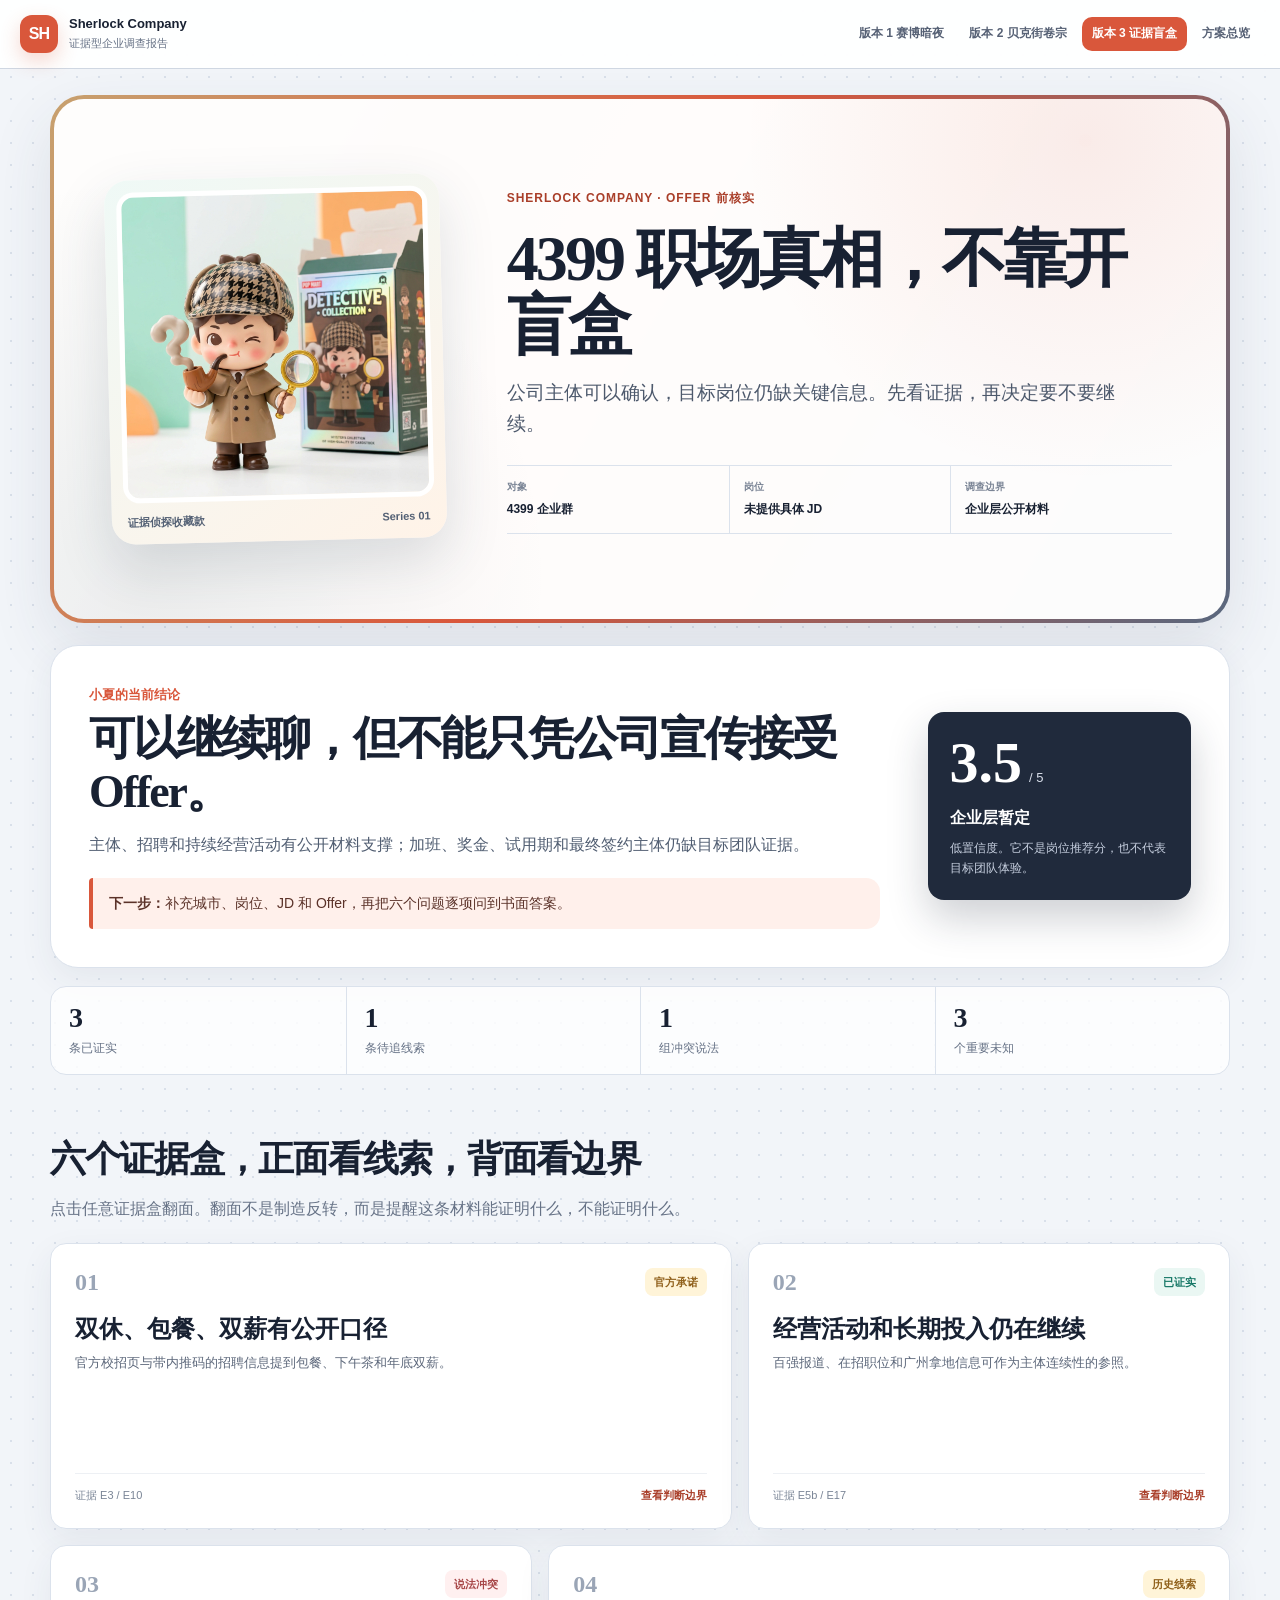
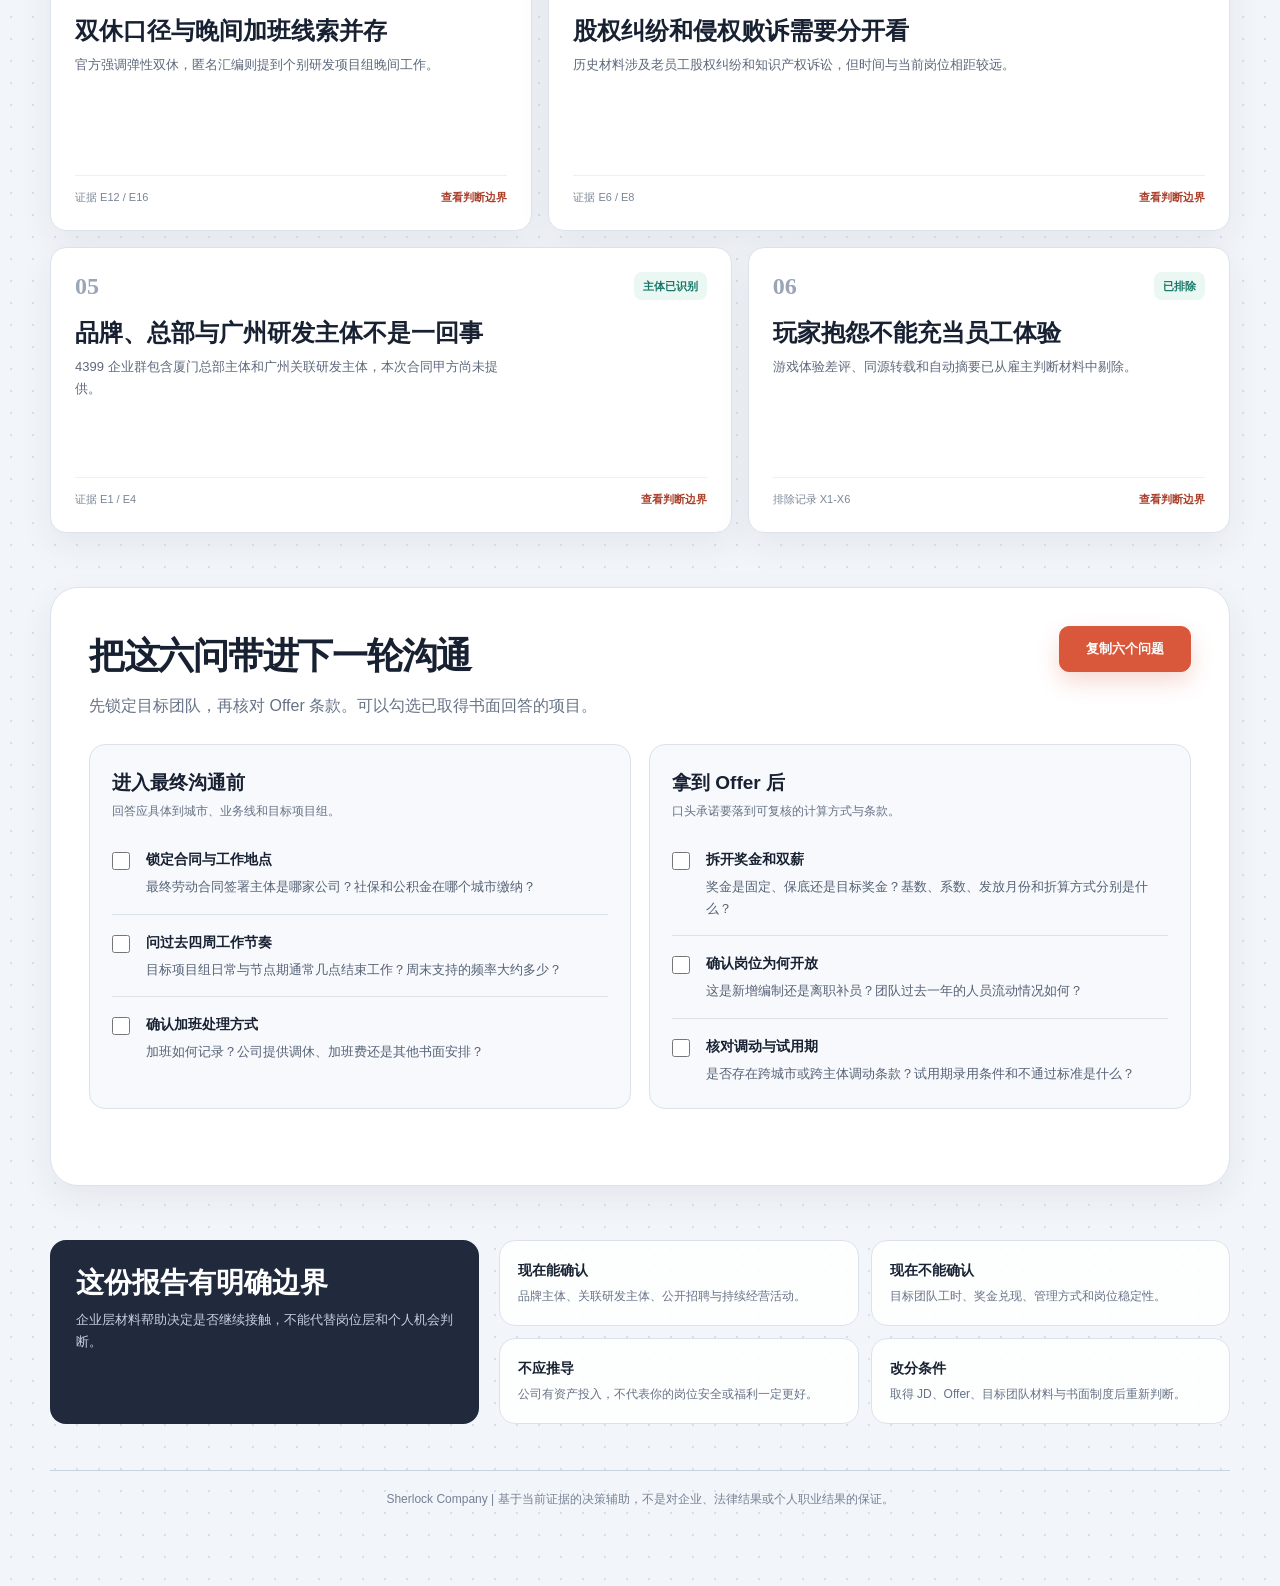
<file: version3-pop-toy-lab.html>
<!doctype html>
<html lang="zh-CN">
<head>
  <meta charset="utf-8">
  <meta name="viewport" content="width=device-width, initial-scale=1">
  <meta name="color-scheme" content="light">
  <meta name="description" content="Sherlock Company 4399 企业调查互动报告，区分已证实信息、调查线索、冲突说法与关键未知。">
  <title>Sherlock Company | 4399 职场证据盲盒</title>
  <script>document.documentElement.classList.add('js');</script>
  <style>
    :root {
      --ink:#182132; --ink-soft:#364155; --muted:#667286;
      --paper:#f2f5f9; --surface:#fff; --surface-soft:#f7f9fc;
      --line:#dbe2ec; --line-strong:#c9d2df;
      --accent:#d9573b; --accent-dark:#a93e29; --accent-soft:#fff0eb;
      --verified:#167766; --verified-soft:#eaf7f3;
      --signal:#90601b; --signal-soft:#fff4d8;
      --conflict:#a74647; --conflict-soft:#fff0f0;
      --unknown:#667286; --unknown-soft:#eef1f5;
      --shadow:0 24px 64px rgba(42,55,78,.11);
      --shadow-soft:0 12px 34px rgba(42,55,78,.07);
      --r-lg:28px; --r-md:16px; --r-sm:10px;
    }
    * { box-sizing:border-box; }
    html { scroll-behavior:smooth; }
    body {
      margin:0; color:var(--ink);
      font-family:"Avenir Next","PingFang SC","Microsoft YaHei",sans-serif;
      line-height:1.65; background-color:var(--paper);
      background-image:radial-gradient(#d9e0ea 1px,transparent 1px);
      background-size:22px 22px;
    }
    button,a,input { font:inherit; }
    button { color:inherit; }
    a { color:inherit; }
    img { max-width:100%; }
    h1,h2,h3,p,figure { margin-top:0; }
    .skip-link {
      position:fixed; left:16px; top:12px; z-index:20;
      transform:translateY(-150%); padding:9px 13px; border-radius:var(--r-sm);
      background:var(--ink); color:#fff; text-decoration:none;
    }
    .skip-link:focus { transform:translateY(0); }

    .topbar {
      position:sticky; top:0; z-index:10;
      border-bottom:1px solid rgba(201,210,223,.88);
      background:rgba(255,255,255,.92);
      backdrop-filter:blur(18px); -webkit-backdrop-filter:blur(18px);
    }
    .topbar-inner {
      width:min(1240px,calc(100% - 28px)); min-height:68px; margin:0 auto;
      display:flex; align-items:center; justify-content:space-between; gap:24px;
    }
    .brand { display:flex; align-items:center; gap:11px; min-width:260px; text-decoration:none; }
    .brand-mark {
      width:38px; height:38px; display:grid; place-items:center; border-radius:12px;
      background:var(--accent); color:#fff; font-weight:900; letter-spacing:-.05em;
      box-shadow:0 8px 20px rgba(217,87,59,.24);
    }
    .brand-copy strong,.brand-copy span { display:block; }
    .brand-copy strong { font-size:13px; line-height:1.2; }
    .brand-copy span { margin-top:3px; color:var(--muted); font-size:11px; }
    .version-nav {
      display:flex; align-items:center; gap:5px; white-space:nowrap;
      overflow-x:auto; scrollbar-width:none;
    }
    .version-nav::-webkit-scrollbar { display:none; }
    .version-nav a {
      padding:7px 10px; border-radius:var(--r-sm); color:#566175;
      font-size:12px; font-weight:700; text-decoration:none;
      transition:background 180ms ease,color 180ms ease,transform 180ms ease;
    }
    .version-nav a:hover { background:#f1f4f8; color:var(--ink); }
    .version-nav a:active { transform:translateY(1px); }
    .version-nav a[aria-current="page"] { background:var(--accent); color:#fff; }

    .page { width:min(1180px,calc(100% - 28px)); margin:26px auto 76px; }
    .hero-shell {
      padding:4px; border-radius:34px;
      background:linear-gradient(120deg,#c7a16f 0%,var(--accent) 48%,#59677e 100%);
      box-shadow:var(--shadow);
    }
    .hero {
      min-height:520px; display:grid;
      grid-template-columns:minmax(280px,.78fr) minmax(0,1.55fr);
      align-items:center; gap:clamp(34px,5vw,70px);
      padding:clamp(28px,4.3vw,54px); border-radius:30px; overflow:hidden;
      background:
        radial-gradient(circle at 88% 8%,rgba(217,87,59,.1),transparent 30%),
        radial-gradient(circle at 8% 92%,rgba(74,103,115,.1),transparent 34%),
        rgba(255,255,255,.98);
    }
    .toy-frame {
      margin:0; padding:12px; border-radius:24px;
      background:linear-gradient(145deg,#eff9f6,#fff3e8);
      box-shadow:0 22px 55px rgba(46,69,83,.15); transform:rotate(-1.4deg);
    }
    .toy-frame img {
      width:100%; height:auto; aspect-ratio:1; display:block; object-fit:cover;
      border:5px solid #fff; border-radius:17px;
    }
    .toy-frame figcaption {
      display:flex; justify-content:space-between; gap:12px; margin:10px 4px 1px;
      color:#536074; font-size:11px; font-weight:750;
    }
    .hero-label {
      display:inline-block; margin-bottom:16px; color:var(--accent-dark);
      font-size:12px; font-weight:900; letter-spacing:.08em; text-transform:uppercase;
    }
    h1,.verdict h2 {
      font-family:"Iowan Old Style","Songti SC","STSong",serif;
      letter-spacing:-.045em;
    }
    h1 {
      max-width:760px; margin-bottom:17px;
      font-size:clamp(38px,5.4vw,64px); line-height:1.05;
    }
    .hero-lede {
      max-width:620px; margin-bottom:26px; color:#4d596c;
      font-size:clamp(16px,1.7vw,19px);
    }
    .hero-meta {
      display:grid; grid-template-columns:repeat(3,minmax(0,1fr));
      border-top:1px solid var(--line); border-bottom:1px solid var(--line);
    }
    .meta-item { min-width:0; padding:13px 14px 13px 0; }
    .meta-item + .meta-item { padding-left:14px; border-left:1px solid var(--line); }
    .meta-item span,.meta-item strong { display:block; }
    .meta-item span { color:#7a8495; font-size:10px; font-weight:800; }
    .meta-item strong { margin-top:4px; font-size:12px; overflow-wrap:anywhere; }

    .verdict {
      margin-top:22px; padding:clamp(24px,4vw,38px); display:grid;
      grid-template-columns:minmax(0,1.65fr) minmax(240px,.55fr);
      gap:clamp(24px,4vw,48px); align-items:center;
      border:1px solid var(--line); border-radius:var(--r-lg);
      background:var(--surface); box-shadow:var(--shadow-soft);
    }
    .verdict-kicker { margin-bottom:8px; color:var(--accent); font-size:13px; font-weight:900; }
    .verdict h2 {
      max-width:780px; margin-bottom:14px;
      font-size:clamp(30px,4vw,46px); line-height:1.14;
    }
    .verdict p { max-width:760px; margin-bottom:0; color:#515e72; }
    .next-action {
      margin-top:19px; padding:14px 16px; border-left:4px solid var(--accent);
      border-radius:4px 14px 14px 4px; background:var(--accent-soft);
      color:#5b3229; font-size:14px;
    }
    .score-panel {
      padding:22px; border-radius:var(--r-md); background:#202a3c; color:#fff;
      box-shadow:0 18px 40px rgba(32,42,60,.22);
    }
    .score-value { display:flex; align-items:baseline; gap:7px; font-variant-numeric:tabular-nums; }
    .score-value strong { font:800 58px/1 "Iowan Old Style",serif; }
    .score-value span { color:#d8deea; font-size:13px; }
    .score-panel h3 { margin:13px 0 7px; font-size:16px; }
    .score-panel p { margin:0; color:#c6cfdf; font-size:12px; }
    .evidence-stats {
      display:grid; grid-template-columns:repeat(4,minmax(0,1fr)); margin:18px 0 0;
      border:1px solid var(--line); border-radius:var(--r-md); overflow:hidden;
      background:rgba(255,255,255,.82);
    }
    .stat { min-width:0; padding:16px 18px; }
    .stat + .stat { border-left:1px solid var(--line); }
    .stat strong { display:block; font:800 28px/1.1 "Iowan Old Style",serif; }
    .stat span { display:block; margin-top:5px; color:var(--muted); font-size:12px; }

    .section { margin-top:54px; }
    .section-heading { margin-bottom:21px; }
    .section-heading h2,.checklist-head h2 {
      margin-bottom:7px; font-size:clamp(27px,3vw,36px); letter-spacing:-.035em;
    }
    .section-heading p,.checklist-head p { max-width:660px; margin-bottom:0; color:var(--muted); }
    .clue-grid {
      display:grid; grid-template-columns:repeat(12,minmax(0,1fr)); gap:16px;
    }
    .clue-card {
      grid-column:span 7; min-width:0; height:286px; padding:0; border:0;
      border-radius:var(--r-md); background:transparent; text-align:left;
      cursor:pointer; perspective:1200px;
    }
    .clue-card:nth-child(2),.clue-card:nth-child(3),.clue-card:nth-child(6) { grid-column:span 5; }
    .clue-inner {
      width:100%; height:100%; display:block; position:relative; transform-style:preserve-3d;
      transition:transform 560ms cubic-bezier(.16,1,.3,1);
    }
    .clue-card[aria-pressed="true"] .clue-inner { transform:rotateY(180deg); }
    .clue-face {
      position:absolute; inset:0; display:flex; flex-direction:column;
      justify-content:space-between; padding:24px; border:1px solid var(--line);
      border-radius:var(--r-md); backface-visibility:hidden;
      -webkit-backface-visibility:hidden; overflow:hidden;
    }
    .clue-front {
      background:var(--surface); box-shadow:var(--shadow-soft);
      transition:border-color 180ms ease,box-shadow 180ms ease,transform 180ms ease;
    }
    .clue-card:hover .clue-front {
      border-color:#c2cbd8; box-shadow:0 18px 42px rgba(42,55,78,.12);
      transform:translateY(-2px);
    }
    .clue-back {
      transform:rotateY(180deg); border-color:#2a364a;
      background:#202a3c; color:#fff; box-shadow:0 22px 50px rgba(32,42,60,.22);
    }
    .clue-top,.clue-foot {
      display:flex; align-items:center; justify-content:space-between; gap:12px;
    }
    .clue-index {
      color:#9aa5b6; font:800 24px/1 "Iowan Old Style",serif;
      font-variant-numeric:tabular-nums;
    }
    .status {
      display:inline-flex; align-items:center; min-height:28px; padding:5px 9px;
      border-radius:8px; font-size:11px; font-weight:850;
    }
    .status.verified { color:var(--verified); background:var(--verified-soft); }
    .status.signal { color:var(--signal); background:var(--signal-soft); }
    .status.conflict { color:var(--conflict); background:var(--conflict-soft); }
    .status.unknown { color:var(--unknown); background:var(--unknown-soft); }
    .clue-face h3 { margin:18px 0 8px; font-size:clamp(19px,2vw,24px); line-height:1.25; }
    .clue-face p { max-width:62ch; margin-bottom:0; color:#5d687b; font-size:13px; }
    .clue-back p { color:#d3dae6; }
    .clue-foot {
      margin-top:20px; padding-top:12px; border-top:1px solid #edf0f4;
      color:#7a8596; font-size:11px;
    }
    .clue-back .clue-foot { border-color:#354156; color:#c6cfdf; }
    .flip-hint { color:var(--accent-dark); font-weight:850; }
    .clue-back .flip-hint { color:#ffb7a6; }

    .checklist-shell {
      padding:clamp(24px,4vw,38px); border:1px solid var(--line);
      border-radius:var(--r-lg); background:var(--surface); box-shadow:var(--shadow-soft);
    }
    .checklist-head {
      display:flex; align-items:flex-start; justify-content:space-between;
      gap:28px; margin-bottom:25px;
    }
    .copy-button {
      flex:0 0 auto; min-width:132px; padding:11px 16px;
      border:1px solid var(--accent); border-radius:var(--r-sm);
      background:var(--accent); color:#fff; font-size:13px; font-weight:850;
      white-space:nowrap; cursor:pointer; box-shadow:0 10px 22px rgba(217,87,59,.22);
      transition:background 180ms ease,transform 180ms ease,box-shadow 180ms ease;
    }
    .copy-button:hover { background:var(--accent-dark); box-shadow:0 14px 28px rgba(169,62,41,.24); }
    .copy-button:active { transform:translateY(1px); }
    .stage-grid { display:grid; grid-template-columns:repeat(2,minmax(0,1fr)); gap:18px; }
    .stage-panel {
      padding:22px; border-radius:var(--r-md);
      background:var(--surface-soft); border:1px solid var(--line);
    }
    .stage-panel h3 { margin-bottom:4px; font-size:19px; }
    .stage-panel > p { margin-bottom:10px; color:var(--muted); font-size:12px; }
    .question {
      display:grid; grid-template-columns:22px minmax(0,1fr); gap:12px;
      padding:16px 0; border-bottom:1px solid var(--line); cursor:pointer;
    }
    .question:last-child { padding-bottom:2px; border-bottom:0; }
    .question input { width:18px; height:18px; margin:4px 0 0; accent-color:var(--accent); }
    .question strong { display:block; margin-bottom:5px; font-size:14px; }
    .question-text { display:block; color:#566276; font-size:13px; }
    .copy-status {
      min-height:24px; margin:14px 0 0;
      color:var(--verified); font-size:12px; font-weight:750;
    }

    .scope-band {
      display:grid; grid-template-columns:minmax(0,.74fr) minmax(0,1.26fr);
      gap:20px; margin-top:54px;
    }
    .scope-title {
      padding:26px; border-radius:var(--r-md); background:#202a3c; color:#fff;
    }
    .scope-title h2 { margin-bottom:9px; font-size:28px; line-height:1.22; }
    .scope-title p { margin:0; color:#c6cfdf; font-size:13px; }
    .scope-list { display:grid; grid-template-columns:repeat(2,minmax(0,1fr)); gap:12px; }
    .scope-item {
      padding:18px; border:1px solid var(--line); border-radius:var(--r-md);
      background:rgba(255,255,255,.86);
    }
    .scope-item strong { display:block; margin-bottom:5px; font-size:14px; }
    .scope-item p { margin:0; color:var(--muted); font-size:12px; }
    footer {
      margin-top:46px; padding-top:19px; border-top:1px solid var(--line-strong);
      color:#758094; font-size:12px; text-align:center;
    }
    :focus-visible { outline:3px solid rgba(217,87,59,.34); outline-offset:3px; }
    .js .reveal {
      opacity:0; transform:translateY(18px);
      transition:opacity 620ms cubic-bezier(.16,1,.3,1),transform 620ms cubic-bezier(.16,1,.3,1);
    }
    .js .reveal.is-visible { opacity:1; transform:translateY(0); }

    @media (max-width:980px) {
      .topbar-inner { align-items:flex-start; flex-direction:column; gap:6px; padding:10px 0; }
      .version-nav { width:100%; }
      .hero { grid-template-columns:280px minmax(0,1fr); gap:32px; min-height:0; }
      .hero-meta { grid-template-columns:1fr; }
      .meta-item + .meta-item { padding-left:0; border-left:0; border-top:1px solid var(--line); }
      .verdict { grid-template-columns:1fr; }
    }
    @media (max-width:760px) {
      .page { width:min(100% - 18px,1180px); margin-top:9px; }
      .hero-shell { border-radius:27px; }
      .hero { grid-template-columns:1fr; gap:22px; padding:20px; border-radius:23px; }
      .hero-media { width:min(100%,250px); margin:0 auto; }
      .toy-frame { transform:none; }
      h1 { font-size:clamp(36px,11vw,52px); }
      .hero-meta { grid-template-columns:repeat(3,minmax(0,1fr)); }
      .meta-item { padding:10px 8px 10px 0; }
      .meta-item + .meta-item { padding-left:10px; border-top:0; border-left:1px solid var(--line); }
      .evidence-stats { grid-template-columns:repeat(2,minmax(0,1fr)); }
      .stat:nth-child(3) { border-left:0; border-top:1px solid var(--line); }
      .stat:nth-child(4) { border-top:1px solid var(--line); }
      .clue-card,.clue-card:nth-child(n) { grid-column:1/-1; height:310px; }
      .checklist-head { display:block; }
      .copy-button { width:100%; margin-top:16px; }
      .stage-grid,.scope-band { grid-template-columns:1fr; }
      .scope-list { grid-template-columns:1fr; }
    }
    @media (max-width:440px) {
      .topbar-inner { width:min(100% - 18px,1240px); }
      .brand { min-width:0; }
      .brand-copy span { display:none; }
      .version-nav a { padding:7px 9px; }
      .verdict,.checklist-shell { padding:20px; }
      .clue-card,.clue-card:nth-child(n) { height:350px; }
      .clue-face { padding:20px; }
    }
    @media (prefers-reduced-motion:reduce) {
      html { scroll-behavior:auto; }
      *,*::before,*::after { animation-duration:.01ms !important; transition-duration:.01ms !important; }
      .js .reveal { opacity:1; transform:none; }
    }
    @media print {
      body { background:#fff; }
      .topbar,.copy-button,.flip-hint { display:none; }
      .page { width:100%; margin:0; }
      .hero-shell,.verdict,.clue-front,.checklist-shell { box-shadow:none; }
      .clue-card,.clue-card:nth-child(n) { grid-column:span 6; height:auto; }
      .clue-inner { height:auto; transform:none !important; }
      .clue-face { position:relative; min-height:250px; }
      .clue-back { display:none; }
    }
  </style>
</head>
<body>
  <a class="skip-link" href="#main-content">跳到主要内容</a>
  <header class="topbar">
    <div class="topbar-inner">
      <a class="brand" href="index.html" aria-label="返回方案总览">
        <span class="brand-mark" aria-hidden="true">SH</span>
        <span class="brand-copy"><strong>Sherlock Company</strong><span>证据型企业调查报告</span></span>
      </a>
      <nav class="version-nav" aria-label="设计版本">
        <a href="version1-cyber-noir.html">版本 1 赛博暗夜</a>
        <a href="version2-classic-dossier.html">版本 2 贝克街卷宗</a>
        <a href="version3-pop-toy-lab.html" aria-current="page">版本 3 证据盲盒</a>
        <a href="index.html">方案总览</a>
      </nav>
    </div>
  </header>

  <main class="page" id="main-content">
    <div class="hero-shell reveal">
      <section class="hero" aria-labelledby="page-title">
        <div class="hero-media">
          <figure class="toy-frame">
            <img src="assets/sherlock_ip_pop.jpg" alt="戴猎鹿帽、手持放大镜的 Sherlock 侦探公仔与收藏包装盒" width="1024" height="1024">
            <figcaption><span>证据侦探收藏款</span><span>Series 01</span></figcaption>
          </figure>
        </div>
        <div class="hero-copy">
          <span class="hero-label">Sherlock Company · Offer 前核实</span>
          <h1 id="page-title">4399 职场真相，不靠开盲盒</h1>
          <p class="hero-lede">公司主体可以确认，目标岗位仍缺关键信息。先看证据，再决定要不要继续。</p>
          <div class="hero-meta" aria-label="调查范围">
            <div class="meta-item"><span>对象</span><strong>4399 企业群</strong></div>
            <div class="meta-item"><span>岗位</span><strong>未提供具体 JD</strong></div>
            <div class="meta-item"><span>调查边界</span><strong>企业层公开材料</strong></div>
          </div>
        </div>
      </section>
    </div>

    <section class="verdict reveal" aria-labelledby="verdict-title">
      <div>
        <div class="verdict-kicker">小夏的当前结论</div>
        <h2 id="verdict-title">可以继续聊，但不能只凭公司宣传接受 Offer。</h2>
        <p>主体、招聘和持续经营活动有公开材料支撑；加班、奖金、试用期和最终签约主体仍缺目标团队证据。</p>
        <div class="next-action"><strong>下一步：</strong>补充城市、岗位、JD 和 Offer，再把六个问题逐项问到书面答案。</div>
      </div>
      <aside class="score-panel" aria-label="企业层暂定评分">
        <div class="score-value"><strong>3.5</strong><span>/ 5</span></div>
        <h3>企业层暂定</h3>
        <p>低置信度。它不是岗位推荐分，也不代表目标团队体验。</p>
      </aside>
    </section>

    <div class="evidence-stats reveal" aria-label="证据覆盖统计">
      <div class="stat"><strong>3</strong><span>条已证实</span></div>
      <div class="stat"><strong>1</strong><span>条待追线索</span></div>
      <div class="stat"><strong>1</strong><span>组冲突说法</span></div>
      <div class="stat"><strong>3</strong><span>个重要未知</span></div>
    </div>

    <section class="section reveal" aria-labelledby="clues-title">
      <div class="section-heading">
        <h2 id="clues-title">六个证据盒，正面看线索，背面看边界</h2>
        <p>点击任意证据盒翻面。翻面不是制造反转，而是提醒这条材料能证明什么，不能证明什么。</p>
      </div>
      <div class="clue-grid">
        <button class="clue-card" type="button" aria-pressed="false" aria-label="翻转福利待遇证据盒" onclick="toggleClue(this)">
          <span class="clue-inner">
            <span class="clue-face clue-front"><span><span class="clue-top"><span class="clue-index">01</span><span class="status signal">官方承诺</span></span><h3>双休、包餐、双薪有公开口径</h3><p>官方校招页与带内推码的招聘信息提到包餐、下午茶和年底双薪。</p></span><span class="clue-foot"><span>证据 E3 / E10</span><span class="flip-hint">查看判断边界</span></span></span>
            <span class="clue-face clue-back"><span><span class="clue-top"><span class="clue-index">01</span><span class="status signal">边界</span></span><h3>招聘口径不等于合同兑现</h3><p>两条材料都接近招聘传播链，缺少独立员工材料。应核对奖金公式、发放条件和适用团队。</p></span><span class="clue-foot"><span>下一步：写入 Offer</span><span class="flip-hint">返回线索</span></span></span>
          </span>
        </button>
        <button class="clue-card" type="button" aria-pressed="false" aria-label="翻转经营活动证据盒" onclick="toggleClue(this)">
          <span class="clue-inner">
            <span class="clue-face clue-front"><span><span class="clue-top"><span class="clue-index">02</span><span class="status verified">已证实</span></span><h3>经营活动和长期投入仍在继续</h3><p>百强报道、在招职位和广州拿地信息可作为主体连续性的参照。</p></span><span class="clue-foot"><span>证据 E5b / E17</span><span class="flip-hint">查看判断边界</span></span></span>
            <span class="clue-face clue-back"><span><span class="clue-top"><span class="clue-index">02</span><span class="status verified">边界</span></span><h3>企业稳定不等于岗位稳定</h3><p>未上市公司不按季度公开详细财务。拿地也不能推导团队预算、员工福利或岗位安全。</p></span><span class="clue-foot"><span>下一步：问清编制来源</span><span class="flip-hint">返回线索</span></span></span>
          </span>
        </button>
        <button class="clue-card" type="button" aria-pressed="false" aria-label="翻转工作强度证据盒" onclick="toggleClue(this)">
          <span class="clue-inner">
            <span class="clue-face clue-front"><span><span class="clue-top"><span class="clue-index">03</span><span class="status conflict">说法冲突</span></span><h3>双休口径与晚间加班线索并存</h3><p>官方强调弹性双休，匿名汇编则提到个别研发项目组晚间工作。</p></span><span class="clue-foot"><span>证据 E12 / E16</span><span class="flip-hint">查看判断边界</span></span></span>
            <span class="clue-face clue-back"><span><span class="clue-top"><span class="clue-index">03</span><span class="status conflict">边界</span></span><h3>项目组差异比公司标签更重要</h3><p>匿名线索无法代表全公司。应询问目标团队过去四周的日常下班时间和周末支持频率。</p></span><span class="clue-foot"><span>下一步：锁定目标团队</span><span class="flip-hint">返回线索</span></span></span>
          </span>
        </button>
        <button class="clue-card" type="button" aria-pressed="false" aria-label="翻转历史治理证据盒" onclick="toggleClue(this)">
          <span class="clue-inner">
            <span class="clue-face clue-front"><span><span class="clue-top"><span class="clue-index">04</span><span class="status signal">历史线索</span></span><h3>股权纠纷和侵权败诉需要分开看</h3><p>历史材料涉及老员工股权纠纷和知识产权诉讼，但时间与当前岗位相距较远。</p></span><span class="clue-foot"><span>证据 E6 / E8</span><span class="flip-hint">查看判断边界</span></span></span>
            <span class="clue-face clue-back"><span><span class="clue-top"><span class="clue-index">04</span><span class="status signal">边界</span></span><h3>旧案件不能直接代表当前管理</h3><p>它们更适合作为签约提醒。期权、奖金和岗位承诺应有书面条款，不依赖口头表述。</p></span><span class="clue-foot"><span>下一步：核对书面条款</span><span class="flip-hint">返回线索</span></span></span>
          </span>
        </button>
        <button class="clue-card" type="button" aria-pressed="false" aria-label="翻转雇主主体证据盒" onclick="toggleClue(this)">
          <span class="clue-inner">
            <span class="clue-face clue-front"><span><span class="clue-top"><span class="clue-index">05</span><span class="status verified">主体已识别</span></span><h3>品牌、总部与广州研发主体不是一回事</h3><p>4399 企业群包含厦门总部主体和广州关联研发主体，本次合同甲方尚未提供。</p></span><span class="clue-foot"><span>证据 E1 / E4</span><span class="flip-hint">查看判断边界</span></span></span>
            <span class="clue-face clue-back"><span><span class="clue-top"><span class="clue-index">05</span><span class="status unknown">关键未知</span></span><h3>品牌名不能代替劳动合同主体</h3><p>接受前应逐项核对合同甲方、发薪、个税、社保和公积金主体，并确认不一致的原因。</p></span><span class="clue-foot"><span>下一步：拿到五个主体字段</span><span class="flip-hint">返回线索</span></span></span>
          </span>
        </button>
        <button class="clue-card" type="button" aria-pressed="false" aria-label="翻转材料排伪证据盒" onclick="toggleClue(this)">
          <span class="clue-inner">
            <span class="clue-face clue-front"><span><span class="clue-top"><span class="clue-index">06</span><span class="status verified">已排除</span></span><h3>玩家抱怨不能充当员工体验</h3><p>游戏体验差评、同源转载和自动摘要已从雇主判断材料中剔除。</p></span><span class="clue-foot"><span>排除记录 X1-X6</span><span class="flip-hint">查看判断边界</span></span></span>
            <span class="clue-face clue-back"><span><span class="clue-top"><span class="clue-index">06</span><span class="status unknown">仍有缺口</span></span><h3>排除噪音不等于获得了真相</h3><p>当前仍缺目标城市、岗位与团队的一手体验。没有搜到材料不能解读为没有问题。</p></span><span class="clue-foot"><span>下一步：补目标团队材料</span><span class="flip-hint">返回线索</span></span></span>
          </span>
        </button>
      </div>
    </section>

    <section class="section checklist-shell reveal" aria-labelledby="questions-title">
      <div class="checklist-head">
        <div><h2 id="questions-title">把这六问带进下一轮沟通</h2><p>先锁定目标团队，再核对 Offer 条款。可以勾选已取得书面回答的项目。</p></div>
        <button class="copy-button" type="button" onclick="copyQuestions()">复制六个问题</button>
      </div>
      <div class="stage-grid">
        <section class="stage-panel" aria-labelledby="before-interview">
          <h3 id="before-interview">进入最终沟通前</h3><p>回答应具体到城市、业务线和目标项目组。</p>
          <label class="question"><input type="checkbox"><span><strong>锁定合同与工作地点</strong><span class="question-text">最终劳动合同签署主体是哪家公司？社保和公积金在哪个城市缴纳？</span></span></label>
          <label class="question"><input type="checkbox"><span><strong>问过去四周工作节奏</strong><span class="question-text">目标项目组日常与节点期通常几点结束工作？周末支持的频率大约多少？</span></span></label>
          <label class="question"><input type="checkbox"><span><strong>确认加班处理方式</strong><span class="question-text">加班如何记录？公司提供调休、加班费还是其他书面安排？</span></span></label>
        </section>
        <section class="stage-panel" aria-labelledby="after-offer">
          <h3 id="after-offer">拿到 Offer 后</h3><p>口头承诺要落到可复核的计算方式与条款。</p>
          <label class="question"><input type="checkbox"><span><strong>拆开奖金和双薪</strong><span class="question-text">奖金是固定、保底还是目标奖金？基数、系数、发放月份和折算方式分别是什么？</span></span></label>
          <label class="question"><input type="checkbox"><span><strong>确认岗位为何开放</strong><span class="question-text">这是新增编制还是离职补员？团队过去一年的人员流动情况如何？</span></span></label>
          <label class="question"><input type="checkbox"><span><strong>核对调动与试用期</strong><span class="question-text">是否存在跨城市或跨主体调动条款？试用期录用条件和不通过标准是什么？</span></span></label>
        </section>
      </div>
      <p class="copy-status" id="copy-status" role="status" aria-live="polite"></p>
    </section>

    <section class="scope-band reveal" aria-labelledby="scope-title">
      <div class="scope-title"><h2 id="scope-title">这份报告有明确边界</h2><p>企业层材料帮助决定是否继续接触，不能代替岗位层和个人机会判断。</p></div>
      <div class="scope-list">
        <article class="scope-item"><strong>现在能确认</strong><p>品牌主体、关联研发主体、公开招聘与持续经营活动。</p></article>
        <article class="scope-item"><strong>现在不能确认</strong><p>目标团队工时、奖金兑现、管理方式和岗位稳定性。</p></article>
        <article class="scope-item"><strong>不应推导</strong><p>公司有资产投入，不代表你的岗位安全或福利一定更好。</p></article>
        <article class="scope-item"><strong>改分条件</strong><p>取得 JD、Offer、目标团队材料与书面制度后重新判断。</p></article>
      </div>
    </section>

    <footer>Sherlock Company | 基于当前证据的决策辅助，不是对企业、法律结果或个人职业结果的保证。</footer>
  </main>
  <script>
    function toggleClue(button) {
      const pressed = button.getAttribute('aria-pressed') === 'true';
      button.setAttribute('aria-pressed', String(!pressed));
    }
    async function copyQuestions() {
      const status = document.getElementById('copy-status');
      const questions = Array.from(document.querySelectorAll('.question-text'))
        .map((item,index) => `${index + 1}. ${item.textContent.trim()}`)
        .join('\n');
      try {
        if (navigator.clipboard && window.isSecureContext) {
          await navigator.clipboard.writeText(questions);
        } else {
          const textarea = document.createElement('textarea');
          textarea.value = questions; textarea.setAttribute('readonly','');
          textarea.style.position = 'fixed'; textarea.style.opacity = '0';
          document.body.appendChild(textarea); textarea.select();
          const copied = document.execCommand('copy'); textarea.remove();
          if (!copied) throw new Error('copy failed');
        }
        status.textContent = '已复制 6 个问题，可直接粘贴到微信或备忘录。';
      } catch (error) {
        status.textContent = '复制失败，请手动选择上方问题。';
      }
    }
    const reduceMotion = window.matchMedia('(prefers-reduced-motion: reduce)').matches;
    const revealItems = document.querySelectorAll('.reveal');
    if (reduceMotion || !('IntersectionObserver' in window)) {
      revealItems.forEach((item) => item.classList.add('is-visible'));
    } else {
      const observer = new IntersectionObserver((entries) => {
        entries.forEach((entry) => {
          if (!entry.isIntersecting) return;
          entry.target.classList.add('is-visible');
          observer.unobserve(entry.target);
        });
      }, { threshold:.12 });
      revealItems.forEach((item) => observer.observe(item));
    }
  </script>
</body>
</html>
</file>
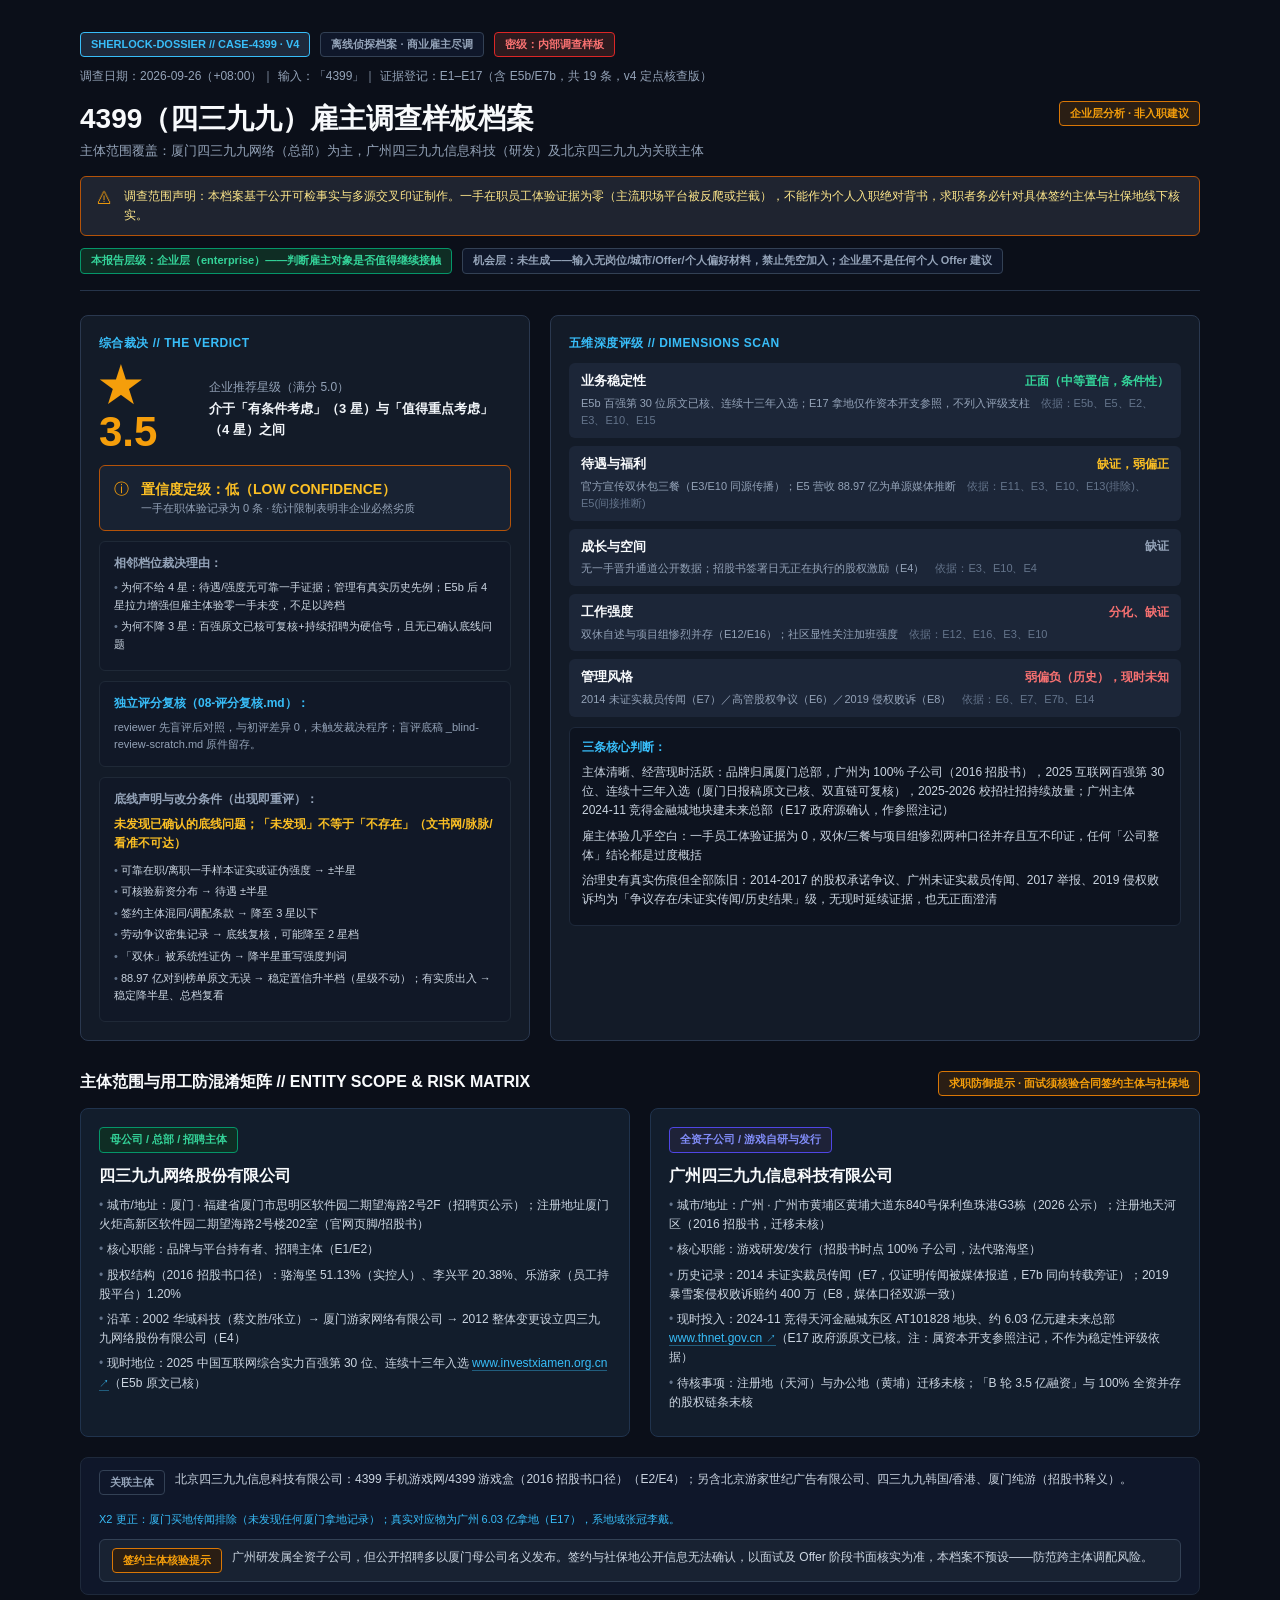
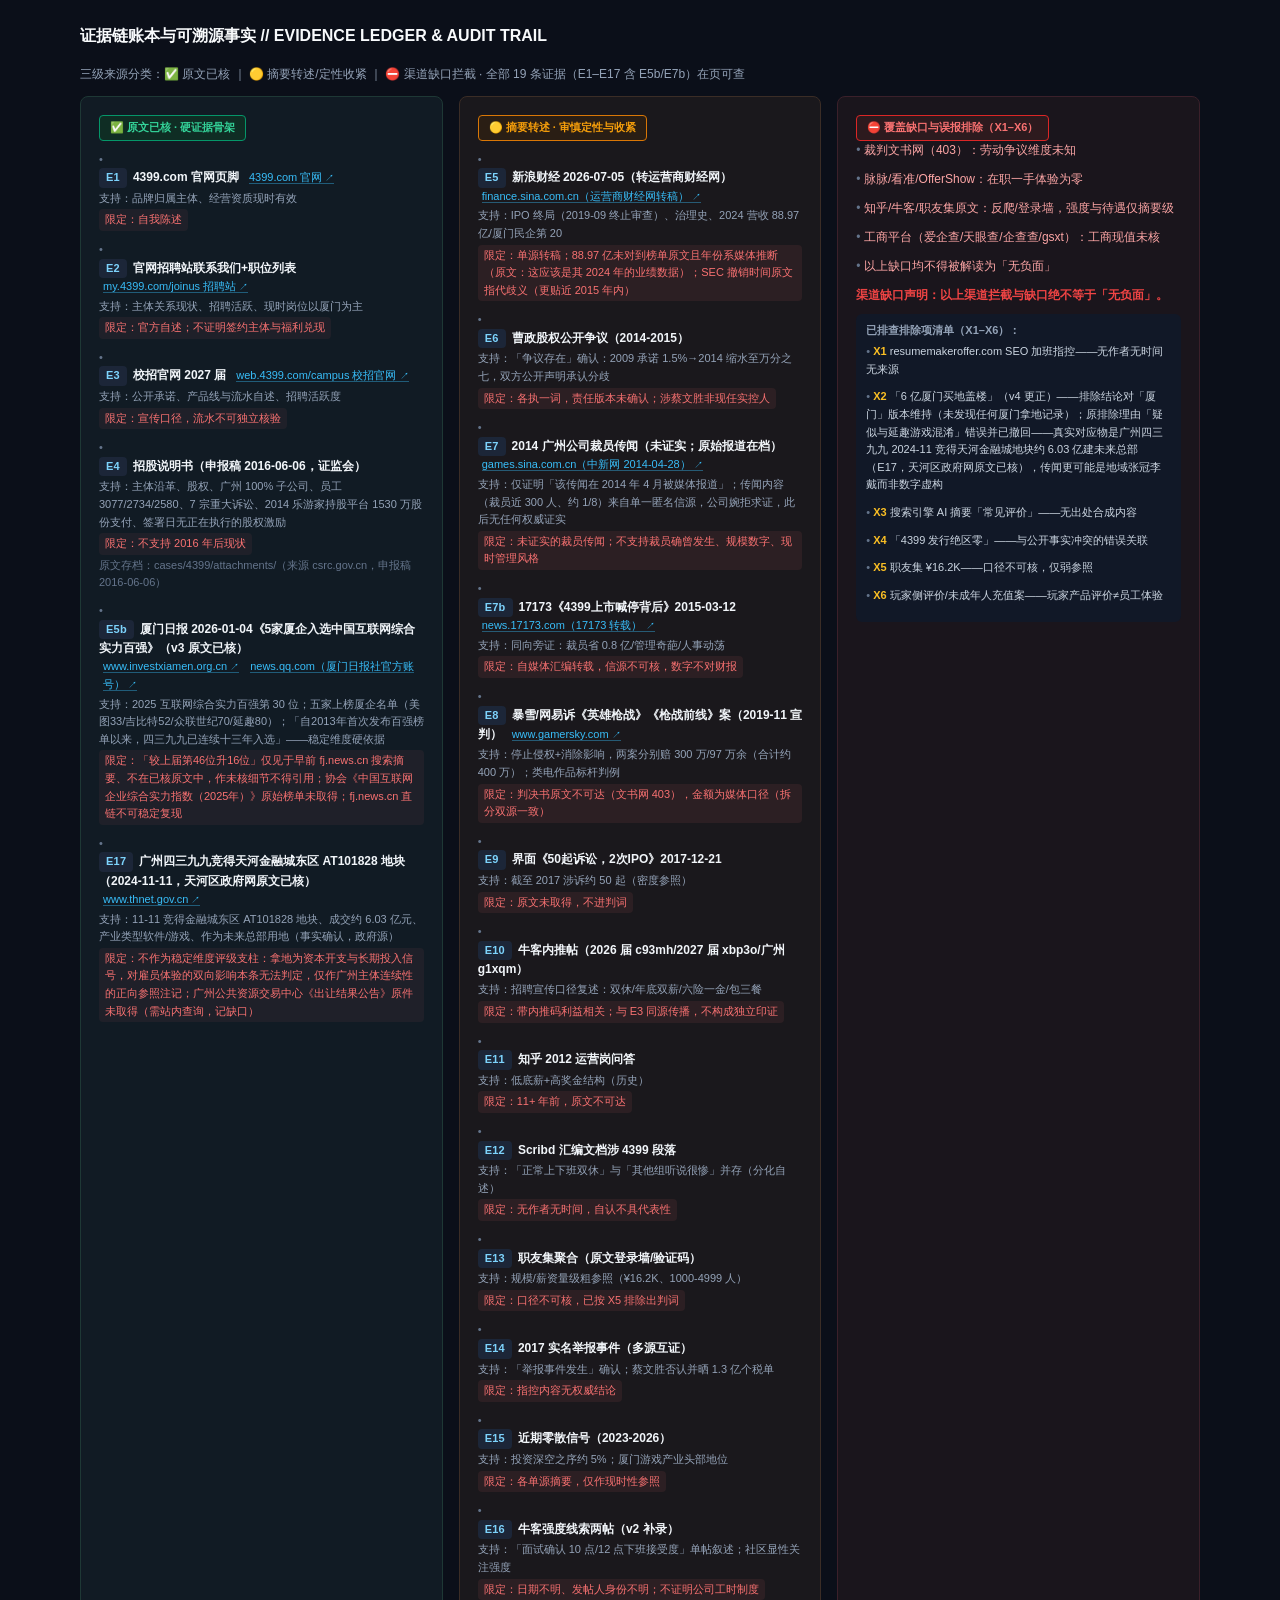
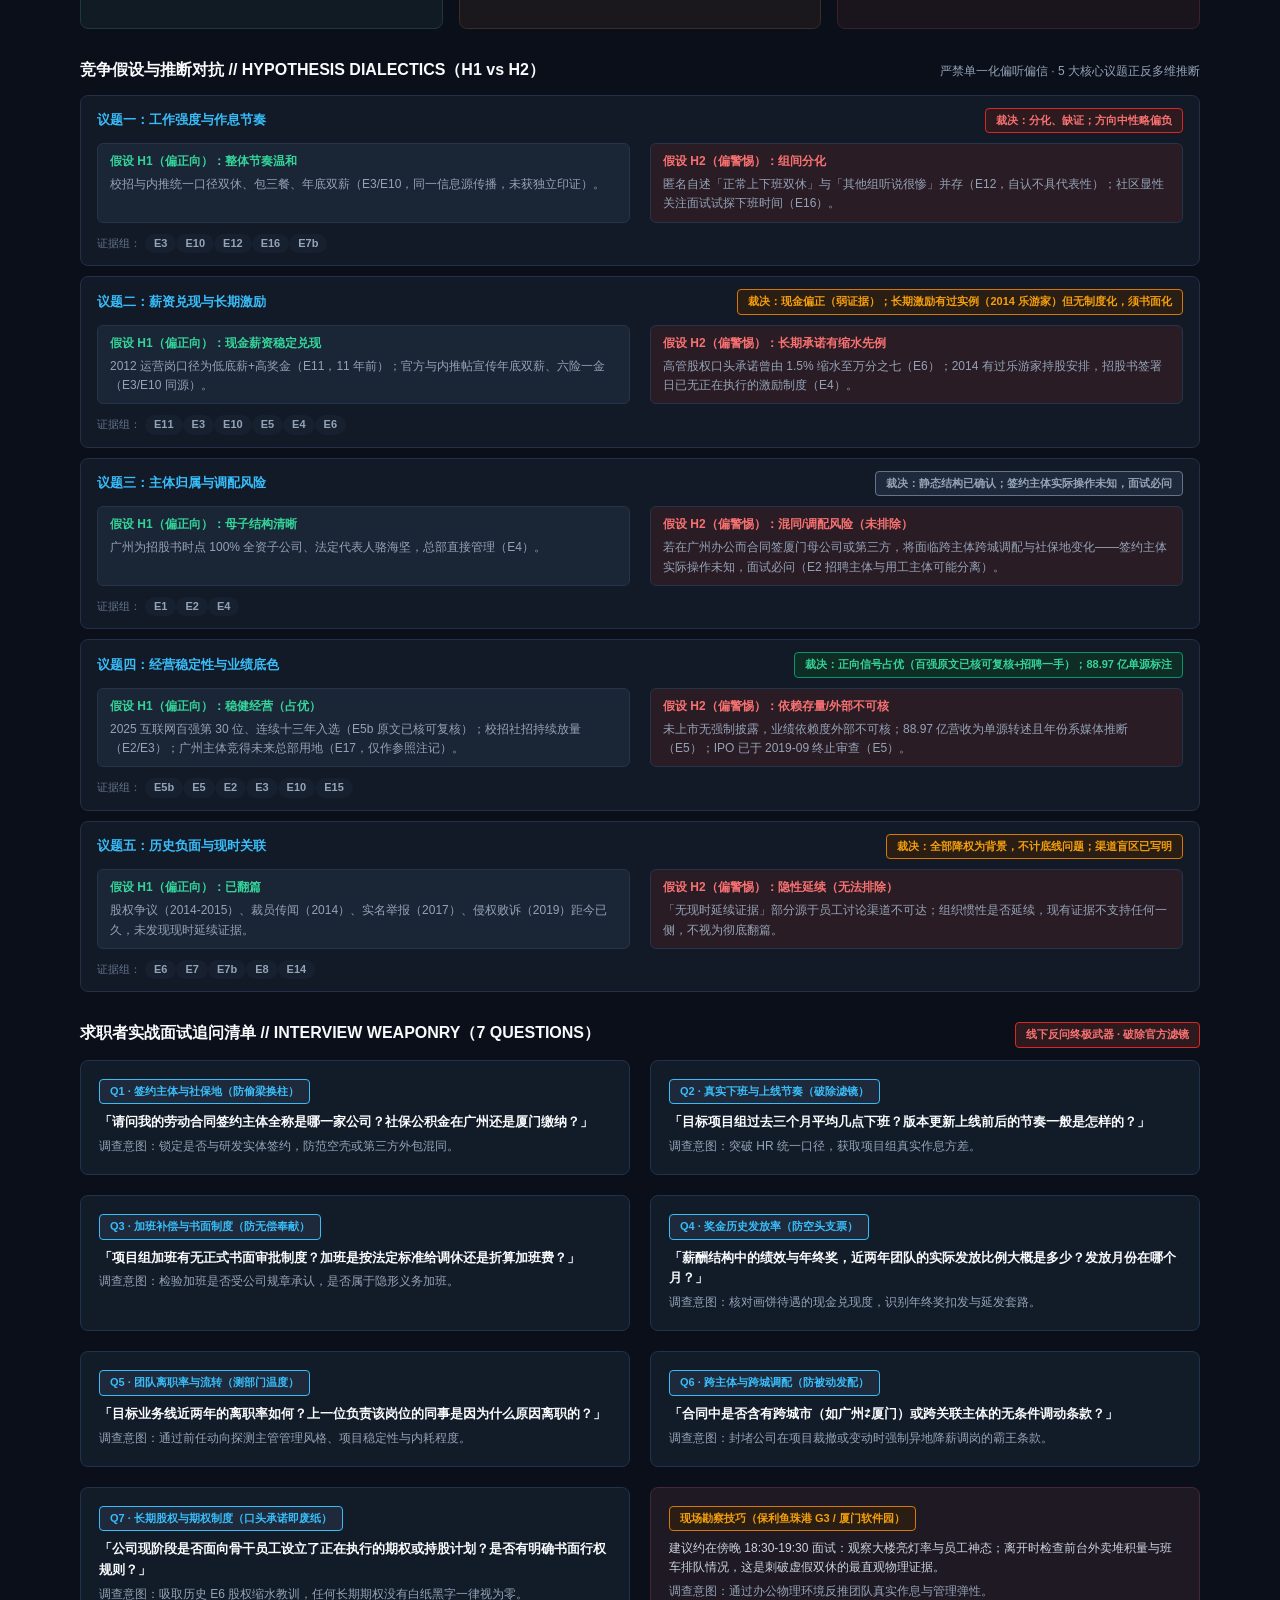
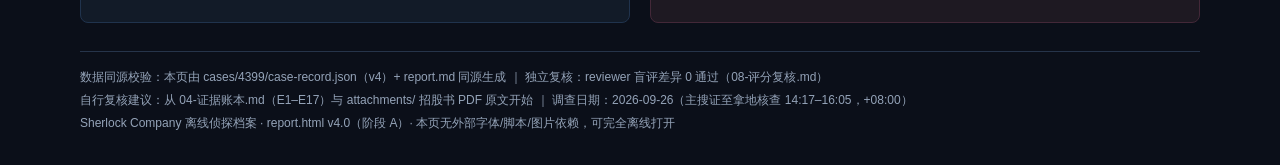
<file: cases/4399/report.html>
<!DOCTYPE html>
<html lang="zh-CN">
<head>
<meta charset="utf-8">
<meta name="viewport" content="width=device-width, initial-scale=1">
<title>4399（四三九九）雇主调查报告 · 企业层（Sherlock Company 离线档案 v4）</title>
<style>:root{color-scheme:dark}
*{box-sizing:border-box;margin:0;padding:0}
html,body{background:#0B0F19;color:#CBD5E1;font-family:-apple-system,BlinkMacSystemFont,"SF Pro SC","PingFang SC","Hiragino Sans GB","Microsoft YaHei","Noto Sans CJK SC",sans-serif;font-size:14px;line-height:1.6}
.wrap{max-width:1200px;margin:0 auto;padding:32px 40px}
h1{font-size:28px;font-weight:700;color:#F8FAFC;line-height:1.3}
h2{font-size:16px;font-weight:700;color:#F8FAFC}
h3{font-size:16px;font-weight:700;color:#F8FAFC}
p,li,div,span{overflow-wrap:anywhere}
a.ext{color:#38BDF8;text-decoration:none;border-bottom:1px solid rgba(56,189,248,.4)}
a.ext:hover{color:#7DD3FC}
.arr{font-size:.85em}
.bdg{display:inline-block;padding:4px 10px;border-radius:4px;font-size:11px;font-weight:600;line-height:1.4;white-space:normal}
.bdg-sky{background:#1E293B;color:#38BDF8;border:1px solid #38BDF8}
.bdg-dim{background:#0F172A;color:#94A3B8;border:1px solid #334155}
.bdg-red{background:#2D1A1E;color:#F87171;border:1px solid #DC2626}
.bdg-amber{background:#2A1E14;color:#F59E0B;border:1px solid #D97706}
.bdg-green{background:#0F2D24;color:#34D399;border:1px solid #059669}
.bdg-indigo{background:#1E2238;color:#818CF8;border:1px solid #4F46E5}
.bdg-slate{background:#1E293B;color:#94A3B8;border:1px solid #64748B}
.eid{display:inline-block;background:#1C2638;color:#7DD3FC;border-radius:4px;padding:1px 7px;font-size:11px;font-weight:700;letter-spacing:.02em}
.chip{display:inline-block;background:#16202F;color:#94A3B8;border-radius:999px;padding:1px 9px;font-size:11px;font-weight:600}
.chip-lab{font-size:11px;color:#64748B;margin-right:4px}
.chip-row{margin-top:8px}
.hdr{border-bottom:1px solid #26344A;padding-bottom:16px}
.tag-row{display:flex;flex-wrap:wrap;gap:10px}
.meta-line{font-size:12px;color:#94A3B8;margin-top:10px}
.title-row{display:flex;justify-content:space-between;align-items:flex-start;gap:16px;margin-top:14px;flex-wrap:wrap}
.sub{font-size:13px;color:#94A3B8;margin-top:4px}
.banner-amber{display:flex;gap:12px;align-items:flex-start;background:#1F2430;border:1px solid #B45309;border-radius:6px;padding:10px 16px;margin-top:14px;font-size:12px;color:#FDE68A}
.warn-ico{color:#F59E0B;font-size:15px;line-height:1.4;flex:none}
.layer-strip{display:flex;flex-wrap:wrap;gap:10px;margin-top:12px}
.top-grid{display:grid;grid-template-columns:450px 1fr;gap:20px;margin-top:24px}
.card{background:#131B28;border:1px solid #2A384F;border-radius:8px;padding:18px}
.card-tt{font-size:12px;font-weight:700;color:#38BDF8;letter-spacing:.04em;margin-bottom:10px}
.star-line{display:flex;gap:16px;align-items:center;margin-bottom:10px}
.star-big{font-size:42px;font-weight:800;color:#F59E0B;line-height:1.1}
.dim-note{font-size:12px;color:#94A3B8}
.star-label{font-size:13px;font-weight:600;color:#F1F5F9;margin-top:2px}
.conf-box{display:flex;gap:12px;background:#182232;border:1px solid #B45309;border-radius:6px;padding:12px 14px;margin-bottom:10px}
.conf-tt{font-size:14px;font-weight:700;color:#FBBF24}
.conf-note{font-size:11px;color:#94A3B8}
.adj-box,.review-box{background:#111827;border:1px solid #1F2937;border-radius:6px;padding:12px 14px;margin-bottom:10px}
.adj-tt,.review-tt,.cond-tt{font-size:12px;font-weight:700;color:#94A3B8;margin-bottom:6px}
.review-tt{color:#38BDF8}
.review-note{font-size:11px;color:#94A3B8}
.plain{list-style:none}
.plain li{font-size:11px;color:#CBD5E1;margin-bottom:4px}
.plain li::before{content:"• ";color:#64748B}
.cond-box{background:#111827;border:1px solid #1F2937;border-radius:6px;padding:12px 14px}
.cond-line{font-size:12px;font-weight:600;color:#FBBF24;margin-bottom:8px}
.cond-list li{font-size:11px}
.dims .dim-stack{display:flex;flex-direction:column;gap:8px}
.dim-row{background:#1C2638;border-radius:6px;padding:8px 12px}
.dim-head{display:flex;justify-content:space-between;align-items:center;gap:10px;flex-wrap:wrap}
.dim-name{font-size:13px;font-weight:600;color:#F8FAFC}
.pill{font-size:12px;font-weight:600}
.pill-green{color:#34D399}.pill-amber{color:#FBBF24}.pill-slate{color:#94A3B8}.pill-red{color:#F87171}
.dim-basis{font-size:11px;color:#94A3B8;margin-top:3px}
.evi-ids{color:#64748B}
.kj-box{background:#0D131F;border:1px solid #1E293B;border-radius:6px;padding:10px 12px;margin-top:10px}
.kj-tt{font-size:12px;font-weight:700;color:#38BDF8;margin-bottom:6px}
.kj-box p{font-size:12px;color:#CBD5E1;margin-bottom:6px}
.blk{margin-top:28px}
.blk-head{display:flex;justify-content:space-between;align-items:baseline;gap:16px;flex-wrap:wrap;margin-bottom:12px}
.blk-note{font-size:12px;color:#94A3B8}
.grid-2{display:grid;grid-template-columns:1fr 1fr;gap:20px}
.grid-3{display:grid;grid-template-columns:1fr 1fr 1fr;gap:16px}
.ent{background:#121D2C;border:1px solid #20334D}
.ent h3{margin:10px 0 8px}
.ent-list li{font-size:12px;margin-bottom:6px}
.ent-strip{background:#0F172A;border:1px solid #1E293B;border-radius:8px;padding:12px 18px;margin-top:20px}
.strip-top{display:flex;justify-content:space-between;gap:16px;flex-wrap:wrap}
.strip-left{display:flex;gap:10px;align-items:flex-start;font-size:12px;color:#CBD5E1}
.strip-x2{font-size:11px;color:#38BDF8}
.verify-band{display:flex;gap:10px;align-items:flex-start;background:#182232;border:1px solid #334155;border-radius:6px;padding:8px 12px;margin-top:10px;font-size:12px;color:#CBD5E1}
.led ul.evi{margin-top:10px}
.led li{margin-bottom:10px}
.evi-head{margin-bottom:2px}
.evi-title{font-size:12px;font-weight:600;color:#F1F5F9;margin:0 6px 0 6px}
.evi-links{display:inline-block;margin-left:4px}
.evi-links .ext{font-size:11px}
.evi-sup,.evi-lim{font-size:11px;color:#94A3B8}
.evi-lim{color:#F87171;background:rgba(248,113,113,.06);border-radius:4px;padding:2px 6px;display:inline-block;margin-top:2px}
.evi-note{font-size:11px;color:#64748B;margin-top:2px}
.led-hard{background:#111B24;border-color:#1E3835}
.led-soft{background:#1A181C;border-color:#3B2D26}
.led-soft .evi-lim{background:rgba(248,113,113,.08)}
.led-gap{background:#1A151C;border-color:#3B202A}
.gap-list li{font-size:12px;color:#FCA5A5}
.gap-line{font-size:12px;font-weight:700;color:#EF4444;margin:8px 0}
.x-box{background:#111827;border-radius:6px;padding:8px 10px}
.x-tt{font-size:11px;font-weight:700;color:#94A3B8;margin-bottom:4px}
.x-list li{font-size:11px}
.xid{font-weight:700;color:#FBBF24}
.hyp{background:#121927;border:1px solid #223048;border-radius:8px;padding:12px 16px;margin-bottom:10px}
.hyp-head{display:flex;justify-content:space-between;align-items:center;gap:12px;flex-wrap:wrap;margin-bottom:10px}
.hyp-tt{font-size:13px;font-weight:700;color:#38BDF8}
.hyp-box{border-radius:6px;padding:8px 12px;border:1px solid #26344A}
.hyp-h1{background:#1A2536}
.hyp-h2{background:#2A1C24}
.hyp-t1{font-size:12px;font-weight:600;margin-bottom:4px}
.hyp-h1 .hyp-t1{color:#34D399}
.hyp-h2 .hyp-t1{color:#F87171}
.hyp-body{font-size:12px;color:#94A3B8}
.qgrid{align-items:stretch}
.qcard{background:#121B28;border:1px solid #20334D}
.qcard .bdg{white-space:normal}
.q-text{font-size:13px;font-weight:600;color:#F8FAFC;margin:8px 0 4px}
.q-text2{font-size:12px;color:#CBD5E1;margin:8px 0 4px}
.q-intent{font-size:12px;color:#94A3B8}
.qcard-recon{background:#1E1922;border-color:#432838}
.ftr{border-top:1px solid #26344A;margin-top:28px;padding-top:16px;font-size:12px;color:#94A3B8;display:flex;flex-direction:column;gap:4px}
@media (max-width:900px){
  .wrap{padding:20px 16px}
  h1{font-size:20px}
  .top-grid,.grid-2,.grid-3{grid-template-columns:1fr}
  .grid-3{gap:12px}
  .star-big{font-size:36px}
  .blk{margin-top:22px}
  .card{padding:14px}
  .hyp{padding:10px 12px}
}
</style>
</head>
<body>
<div class="wrap">

<header class="hdr">
  <div class="row-tags">
    <div class="tag-row">
      <span class="bdg bdg-sky">SHERLOCK-DOSSIER // CASE-4399 · V4</span>
      <span class="bdg bdg-dim">离线侦探档案 · 商业雇主尽调</span>
      <span class="bdg bdg-red">密级：内部调查样板</span>
    </div>
    <div class="meta-line">调查日期：2026-09-26（+08:00）｜ 输入：「4399」｜ 证据登记：E1–E17（含 E5b/E7b，共 19 条，v4 定点核查版）</div>
  </div>
  <div class="title-row">
    <div>
      <h1>4399（四三九九）雇主调查样板档案</h1>
      <p class="sub">主体范围覆盖：厦门四三九九网络（总部）为主，广州四三九九信息科技（研发）及北京四三九九为关联主体</p>
    </div>
    <span class="bdg bdg-amber">企业层分析 · 非入职建议</span>
  </div>
  <div class="banner-amber" role="note">
    <span class="warn-ico" aria-hidden="true">&#9888;</span>
    <span>调查范围声明：本档案基于公开可检事实与多源交叉印证制作。一手在职员工体验证据为零（主流职场平台被反爬或拦截），不能作为个人入职绝对背书，求职者务必针对具体签约主体与社保地线下核实。</span>
  </div>
  <div class="layer-strip">
    <span class="bdg bdg-green">本报告层级：企业层（enterprise）——判断雇主对象是否值得继续接触</span>
    <span class="bdg bdg-dim">机会层：未生成——输入无岗位/城市/Offer/个人偏好材料，禁止凭空加入；企业星不是任何个人 Offer 建议</span>
  </div>
</header><div class="top-grid">
<section class="card verdict">
  <h2 class="card-tt">综合裁决 // THE VERDICT</h2>
  <div class="star-line">
    <div class="star-big">★ 3.5</div>
    <div>
      <div class="dim-note">企业推荐星级（满分 5.0）</div>
      <div class="star-label">介于「有条件考虑」（3 星）与「值得重点考虑」（4 星）之间</div>
    </div>
  </div>
  <div class="conf-box">
    <span class="warn-ico" aria-hidden="true">&#9432;</span>
    <div>
      <div class="conf-tt">置信度定级：低（LOW CONFIDENCE）</div>
      <div class="conf-note">一手在职体验记录为 0 条 · 统计限制表明非企业必然劣质</div>
    </div>
  </div>
  <div class="adj-box">
    <div class="adj-tt">相邻档位裁决理由：</div>
    <ul class="plain">
      <li>为何不给 4 星：待遇/强度无可靠一手证据；管理有真实历史先例；E5b 后 4 星拉力增强但雇主体验零一手未变，不足以跨档</li>
      <li>为何不降 3 星：百强原文已核可复核+持续招聘为硬信号，且无已确认底线问题</li>
    </ul>
  </div>
  <div class="review-box">
    <div class="review-tt">独立评分复核（08-评分复核.md）：</div>
    <div class="review-note">reviewer 先盲评后对照，与初评差异 0，未触发裁决程序；盲评底稿 _blind-review-scratch.md 原件留存。</div>
  </div>
  <div class="cond-box">
    <div class="cond-tt">底线声明与改分条件（出现即重评）：</div>
    <p class="cond-line">未发现已确认的底线问题；「未发现」不等于「不存在」（文书网/脉脉/看准不可达）</p>
    <ul class="plain cond-list">
      <li>可靠在职/离职一手样本证实或证伪强度 → ±半星</li><li>可核验薪资分布 → 待遇 ±半星</li><li>签约主体混同/调配条款 → 降至 3 星以下</li><li>劳动争议密集记录 → 底线复核，可能降至 2 星档</li><li>「双休」被系统性证伪 → 降半星重写强度判词</li><li>88.97 亿对到榜单原文无误 → 稳定置信升半档（星级不动）；有实质出入 → 稳定降半星、总档复看</li>
    </ul>
  </div>
</section>
<section class="card dims">
  <h2 class="card-tt">五维深度评级 // DIMENSIONS SCAN</h2>
  <div class="dim-stack">
      <div class="dim-row">
        <div class="dim-head"><span class="dim-name">业务稳定性</span><span class="pill pill-green">正面（中等置信，条件性）</span></div>
        <div class="dim-basis">E5b 百强第 30 位原文已核、连续十三年入选；E17 拿地仅作资本开支参照，不列入评级支柱　<span class="evi-ids">依据：E5b、E5、E2、E3、E10、E15</span></div>
      </div>
      <div class="dim-row">
        <div class="dim-head"><span class="dim-name">待遇与福利</span><span class="pill pill-amber">缺证，弱偏正</span></div>
        <div class="dim-basis">官方宣传双休包三餐（E3/E10 同源传播）；E5 营收 88.97 亿为单源媒体推断　<span class="evi-ids">依据：E11、E3、E10、E13(排除)、E5(间接推断)</span></div>
      </div>
      <div class="dim-row">
        <div class="dim-head"><span class="dim-name">成长与空间</span><span class="pill pill-slate">缺证</span></div>
        <div class="dim-basis">无一手晋升通道公开数据；招股书签署日无正在执行的股权激励（E4）　<span class="evi-ids">依据：E3、E10、E4</span></div>
      </div>
      <div class="dim-row">
        <div class="dim-head"><span class="dim-name">工作强度</span><span class="pill pill-red">分化、缺证</span></div>
        <div class="dim-basis">双休自述与项目组惨烈并存（E12/E16）；社区显性关注加班强度　<span class="evi-ids">依据：E12、E16、E3、E10</span></div>
      </div>
      <div class="dim-row">
        <div class="dim-head"><span class="dim-name">管理风格</span><span class="pill pill-red">弱偏负（历史），现时未知</span></div>
        <div class="dim-basis">2014 未证实裁员传闻（E7）／高管股权争议（E6）／2019 侵权败诉（E8）　<span class="evi-ids">依据：E6、E7、E7b、E14</span></div>
      </div></div>
  <div class="kj-box">
    <div class="kj-tt">三条核心判断：</div>
    <p>主体清晰、经营现时活跃：品牌归属厦门总部，广州为 100% 子公司（2016 招股书），2025 互联网百强第 30 位、连续十三年入选（厦门日报稿原文已核、双直链可复核），2025-2026 校招社招持续放量；广州主体 2024-11 竞得金融城地块建未来总部（E17 政府源确认，作参照注记）</p><p>雇主体验几乎空白：一手员工体验证据为 0，双休/三餐与项目组惨烈两种口径并存且互不印证，任何「公司整体」结论都是过度概括</p><p>治理史有真实伤痕但全部陈旧：2014-2017 的股权承诺争议、广州未证实裁员传闻、2017 举报、2019 侵权败诉均为「争议存在/未证实传闻/历史结果」级，无现时延续证据，也无正面澄清</p>
  </div>
</section></div>
<section class="blk">
  <div class="blk-head">
    <h2>主体范围与用工防混淆矩阵 // ENTITY SCOPE &amp; RISK MATRIX</h2>
    <span class="bdg bdg-amber">求职防御提示 · 面试须核验合同签约主体与社保地</span>
  </div>
  <div class="grid-2">
    <div class="card ent">
      <div><span class="bdg bdg-green">母公司 / 总部 / 招聘主体</span></div>
      <h3>四三九九网络股份有限公司</h3>
      <ul class="plain ent-list">
        <li>城市/地址：厦门 · 福建省厦门市思明区软件园二期望海路2号2F（招聘页公示）；注册地址厦门火炬高新区软件园二期望海路2号楼202室（官网页脚/招股书）</li>
        <li>核心职能：品牌与平台持有者、招聘主体（E1/E2）</li>
        <li>股权结构（2016 招股书口径）：骆海坚 51.13%（实控人）、李兴平 20.38%、乐游家（员工持股平台）1.20%</li>
        <li>沿革：2002 华域科技（蔡文胜/张立）→ 厦门游家网络有限公司 → 2012 整体变更设立四三九九网络股份有限公司（E4）</li>
        <li>现时地位：2025 中国互联网综合实力百强第 30 位、连续十三年入选 <a class="ext" href="https://www.investxiamen.org.cn/detail/12204.html" target="_blank" rel="noopener noreferrer">www.investxiamen.org.cn <span class="arr" aria-hidden="true">&#8599;</span></a>（E5b 原文已核）</li>
      </ul>
    </div>
    <div class="card ent">
      <div><span class="bdg bdg-indigo">全资子公司 / 游戏自研与发行</span></div>
      <h3>广州四三九九信息科技有限公司</h3>
      <ul class="plain ent-list">
        <li>城市/地址：广州 · 广州市黄埔区黄埔大道东840号保利鱼珠港G3栋（2026 公示）；注册地天河区（2016 招股书，迁移未核）</li>
        <li>核心职能：游戏研发/发行（招股书时点 100% 子公司，法代骆海坚）</li>
        <li>历史记录：2014 未证实裁员传闻（E7，仅证明传闻被媒体报道，E7b 同向转载旁证）；2019 暴雪案侵权败诉赔约 400 万（E8，媒体口径双源一致）</li>
        <li>现时投入：2024-11 竞得天河金融城东区 AT101828 地块、约 6.03 亿元建未来总部 <a class="ext" href="http://www.thnet.gov.cn/zjth/tzth/tzdt/content/post_9970303.html" target="_blank" rel="noopener noreferrer">www.thnet.gov.cn <span class="arr" aria-hidden="true">&#8599;</span></a>（E17 政府源原文已核。注：属资本开支参照注记，不作为稳定性评级依据）</li>
        <li>待核事项：注册地（天河）与办公地（黄埔）迁移未核；「B 轮 3.5 亿融资」与 100% 全资并存的股权链条未核</li>
      </ul>
    </div>
  </div>
  <div class="ent-strip">
    <div class="strip-top">
      <div class="strip-left"><span class="bdg bdg-dim">关联主体</span><span>北京四三九九信息科技有限公司：4399 手机游戏网/4399 游戏盒（2016 招股书口径）（E2/E4）；另含北京游家世纪广告有限公司、四三九九韩国/香港、厦门纯游（招股书释义）。</span></div>
      <div class="strip-x2">X2 更正：厦门买地传闻排除（未发现任何厦门拿地记录）；真实对应物为广州 6.03 亿拿地（E17），系地域张冠李戴。</div>
    </div>
    <div class="verify-band">
      <span class="bdg bdg-amber">签约主体核验提示</span>
      <span>广州研发属全资子公司，但公开招聘多以厦门母公司名义发布。签约与社保地公开信息无法确认，以面试及 Offer 阶段书面核实为准，本档案不预设——防范跨主体调配风险。</span>
    </div>
  </div>
</section>
<section class="blk">
  <div class="blk-head">
    <h2>证据链账本与可溯源事实 // EVIDENCE LEDGER &amp; AUDIT TRAIL</h2>
    <span class="blk-note">三级来源分类：✅ 原文已核 ｜ 🟡 摘要转述/定性收紧 ｜ ⛔ 渠道缺口拦截 · 全部 19 条证据（E1–E17 含 E5b/E7b）在页可查</span>
  </div>
  <div class="grid-3">
    <div class="card led led-hard">
      <div><span class="bdg bdg-green">✅ 原文已核 · 硬证据骨架</span></div>
      <ul class="plain evi">
    <li>
      <div class="evi-head"><span class="eid">E1</span><span class="evi-title">4399.com 官网页脚</span><span class="evi-links"><a class="ext" href="https://www.4399.com/" target="_blank" rel="noopener noreferrer">4399.com 官网 <span class="arr" aria-hidden="true">&#8599;</span></a></span></div>
      <div class="evi-sup">支持：品牌归属主体、经营资质现时有效</div>
      <div class="evi-lim">限定：自我陈述</div>
      
    </li>
    <li>
      <div class="evi-head"><span class="eid">E2</span><span class="evi-title">官网招聘站联系我们+职位列表</span><span class="evi-links"><a class="ext" href="https://my.4399.com/joinus/contact.html" target="_blank" rel="noopener noreferrer">my.4399.com/joinus 招聘站 <span class="arr" aria-hidden="true">&#8599;</span></a></span></div>
      <div class="evi-sup">支持：主体关系现状、招聘活跃、现时岗位以厦门为主</div>
      <div class="evi-lim">限定：官方自述；不证明签约主体与福利兑现</div>
      
    </li>
    <li>
      <div class="evi-head"><span class="eid">E3</span><span class="evi-title">校招官网 2027 届</span><span class="evi-links"><a class="ext" href="https://web.4399.com/campus/" target="_blank" rel="noopener noreferrer">web.4399.com/campus 校招官网 <span class="arr" aria-hidden="true">&#8599;</span></a></span></div>
      <div class="evi-sup">支持：公开承诺、产品线与流水自述、招聘活跃度</div>
      <div class="evi-lim">限定：宣传口径，流水不可独立核验</div>
      
    </li>
    <li>
      <div class="evi-head"><span class="eid">E4</span><span class="evi-title">招股说明书（申报稿 2016-06-06，证监会）</span></div>
      <div class="evi-sup">支持：主体沿革、股权、广州 100% 子公司、员工 3077/2734/2580、7 宗重大诉讼、2014 乐游家持股平台 1530 万股份支付、签署日无正在执行的股权激励</div>
      <div class="evi-lim">限定：不支持 2016 年后现状</div>
      <div class="evi-note">原文存档：cases/4399/attachments/（来源 csrc.gov.cn，申报稿 2016-06-06）</div>
    </li>
    <li>
      <div class="evi-head"><span class="eid">E5b</span><span class="evi-title">厦门日报 2026-01-04《5家厦企入选中国互联网综合实力百强》（v3 原文已核）</span><span class="evi-links"><a class="ext" href="https://www.investxiamen.org.cn/detail/12204.html" target="_blank" rel="noopener noreferrer">www.investxiamen.org.cn <span class="arr" aria-hidden="true">&#8599;</span></a>　<a class="ext" href="https://news.qq.com/rain/a/20260104A026Z000" target="_blank" rel="noopener noreferrer">news.qq.com（厦门日报社官方账号） <span class="arr" aria-hidden="true">&#8599;</span></a></span></div>
      <div class="evi-sup">支持：2025 互联网综合实力百强第 30 位；五家上榜厦企名单（美图33/吉比特52/众联世纪70/延趣80）；「自2013年首次发布百强榜单以来，四三九九已连续十三年入选」——稳定维度硬依据</div>
      <div class="evi-lim">限定：「较上届第46位升16位」仅见于早前 fj.news.cn 搜索摘要、不在已核原文中，作未核细节不得引用；协会《中国互联网企业综合实力指数（2025年）》原始榜单未取得；fj.news.cn 直链不可稳定复现</div>
      
    </li>
    <li>
      <div class="evi-head"><span class="eid">E17</span><span class="evi-title">广州四三九九竞得天河金融城东区 AT101828 地块（2024-11-11，天河区政府网原文已核）</span><span class="evi-links"><a class="ext" href="http://www.thnet.gov.cn/zjth/tzth/tzdt/content/post_9970303.html" target="_blank" rel="noopener noreferrer">www.thnet.gov.cn <span class="arr" aria-hidden="true">&#8599;</span></a></span></div>
      <div class="evi-sup">支持：11-11 竞得金融城东区 AT101828 地块、成交约 6.03 亿元、产业类型软件/游戏、作为未来总部用地（事实确认，政府源）</div>
      <div class="evi-lim">限定：不作为稳定维度评级支柱：拿地为资本开支与长期投入信号，对雇员体验的双向影响本条无法判定，仅作广州主体连续性的正向参照注记；广州公共资源交易中心《出让结果公告》原件未取得（需站内查询，记缺口）</div>
      
    </li></ul>
    </div>
    <div class="card led led-soft">
      <div><span class="bdg bdg-amber">🟡 摘要转述 · 审慎定性与收紧</span></div>
      <ul class="plain evi">
    <li>
      <div class="evi-head"><span class="eid">E5</span><span class="evi-title">新浪财经 2026-07-05（转运营商财经网）</span><span class="evi-links"><a class="ext" href="https://finance.sina.com.cn/jjxw/2026-07-05/doc-iniftrzc2233205.shtml" target="_blank" rel="noopener noreferrer">finance.sina.com.cn（运营商财经网转稿） <span class="arr" aria-hidden="true">&#8599;</span></a></span></div>
      <div class="evi-sup">支持：IPO 终局（2019-09 终止审查）、治理史、2024 营收 88.97 亿/厦门民企第 20</div>
      <div class="evi-lim">限定：单源转稿；88.97 亿未对到榜单原文且年份系媒体推断（原文：这应该是其 2024 年的业绩数据）；SEC 撤销时间原文指代歧义（更贴近 2015 年内）</div>
      
    </li>
    <li>
      <div class="evi-head"><span class="eid">E6</span><span class="evi-title">曹政股权公开争议（2014-2015）</span></div>
      <div class="evi-sup">支持：「争议存在」确认：2009 承诺 1.5%→2014 缩水至万分之七，双方公开声明承认分歧</div>
      <div class="evi-lim">限定：各执一词，责任版本未确认；涉蔡文胜非现任实控人</div>
      
    </li>
    <li>
      <div class="evi-head"><span class="eid">E7</span><span class="evi-title">2014 广州公司裁员传闻（未证实；原始报道在档）</span><span class="evi-links"><a class="ext" href="http://games.sina.com.cn/w/n/2014-04-28/1453780457.shtml" target="_blank" rel="noopener noreferrer">games.sina.com.cn（中新网 2014-04-28） <span class="arr" aria-hidden="true">&#8599;</span></a></span></div>
      <div class="evi-sup">支持：仅证明「该传闻在 2014 年 4 月被媒体报道」；传闻内容（裁员近 300 人、约 1/8）来自单一匿名信源，公司婉拒求证，此后无任何权威证实</div>
      <div class="evi-lim">限定：未证实的裁员传闻；不支持裁员确曾发生、规模数字、现时管理风格</div>
      
    </li>
    <li>
      <div class="evi-head"><span class="eid">E7b</span><span class="evi-title">17173《4399上市喊停背后》2015-03-12</span><span class="evi-links"><a class="ext" href="http://news.17173.com/content/03122015/171317417.shtml" target="_blank" rel="noopener noreferrer">news.17173.com（17173 转载） <span class="arr" aria-hidden="true">&#8599;</span></a></span></div>
      <div class="evi-sup">支持：同向旁证：裁员省 0.8 亿/管理奇葩/人事动荡</div>
      <div class="evi-lim">限定：自媒体汇编转载，信源不可核，数字不对财报</div>
      
    </li>
    <li>
      <div class="evi-head"><span class="eid">E8</span><span class="evi-title">暴雪/网易诉《英雄枪战》《枪战前线》案（2019-11 宣判）</span><span class="evi-links"><a class="ext" href="https://www.gamersky.com/news/201911/1238195.shtml" target="_blank" rel="noopener noreferrer">www.gamersky.com <span class="arr" aria-hidden="true">&#8599;</span></a></span></div>
      <div class="evi-sup">支持：停止侵权+消除影响，两案分别赔 300 万/97 万余（合计约 400 万）；类电作品标杆判例</div>
      <div class="evi-lim">限定：判决书原文不可达（文书网 403），金额为媒体口径（拆分双源一致）</div>
      
    </li>
    <li>
      <div class="evi-head"><span class="eid">E9</span><span class="evi-title">界面《50起诉讼，2次IPO》2017-12-21</span></div>
      <div class="evi-sup">支持：截至 2017 涉诉约 50 起（密度参照）</div>
      <div class="evi-lim">限定：原文未取得，不进判词</div>
      
    </li>
    <li>
      <div class="evi-head"><span class="eid">E10</span><span class="evi-title">牛客内推帖（2026 届 c93mh/2027 届 xbp3o/广州 g1xqm）</span></div>
      <div class="evi-sup">支持：招聘宣传口径复述：双休/年底双薪/六险一金/包三餐</div>
      <div class="evi-lim">限定：带内推码利益相关；与 E3 同源传播，不构成独立印证</div>
      
    </li>
    <li>
      <div class="evi-head"><span class="eid">E11</span><span class="evi-title">知乎 2012 运营岗问答</span></div>
      <div class="evi-sup">支持：低底薪+高奖金结构（历史）</div>
      <div class="evi-lim">限定：11+ 年前，原文不可达</div>
      
    </li>
    <li>
      <div class="evi-head"><span class="eid">E12</span><span class="evi-title">Scribd 汇编文档涉 4399 段落</span></div>
      <div class="evi-sup">支持：「正常上下班双休」与「其他组听说很惨」并存（分化自述）</div>
      <div class="evi-lim">限定：无作者无时间，自认不具代表性</div>
      
    </li>
    <li>
      <div class="evi-head"><span class="eid">E13</span><span class="evi-title">职友集聚合（原文登录墙/验证码）</span></div>
      <div class="evi-sup">支持：规模/薪资量级粗参照（¥16.2K、1000-4999 人）</div>
      <div class="evi-lim">限定：口径不可核，已按 X5 排除出判词</div>
      
    </li>
    <li>
      <div class="evi-head"><span class="eid">E14</span><span class="evi-title">2017 实名举报事件（多源互证）</span></div>
      <div class="evi-sup">支持：「举报事件发生」确认；蔡文胜否认并晒 1.3 亿个税单</div>
      <div class="evi-lim">限定：指控内容无权威结论</div>
      
    </li>
    <li>
      <div class="evi-head"><span class="eid">E15</span><span class="evi-title">近期零散信号（2023-2026）</span></div>
      <div class="evi-sup">支持：投资深空之序约 5%；厦门游戏产业头部地位</div>
      <div class="evi-lim">限定：各单源摘要，仅作现时性参照</div>
      
    </li>
    <li>
      <div class="evi-head"><span class="eid">E16</span><span class="evi-title">牛客强度线索两帖（v2 补录）</span></div>
      <div class="evi-sup">支持：「面试确认 10 点/12 点下班接受度」单帖叙述；社区显性关注强度</div>
      <div class="evi-lim">限定：日期不明、发帖人身份不明；不证明公司工时制度</div>
      
    </li></ul>
    </div>
    <div class="card led led-gap">
      <div><span class="bdg bdg-red">⛔ 覆盖缺口与误报排除（X1–X6）</span></div>
      <ul class="plain gap-list"><li>裁判文书网（403）：劳动争议维度未知</li><li>脉脉/看准/OfferShow：在职一手体验为零</li><li>知乎/牛客/职友集原文：反爬/登录墙，强度与待遇仅摘要级</li><li>工商平台（爱企查/天眼查/企查查/gsxt）：工商现值未核</li><li>以上缺口均不得被解读为「无负面」</li></ul>
      <p class="gap-line">渠道缺口声明：以上渠道拦截与缺口绝不等于「无负面」。</p>
      <div class="x-box">
        <div class="x-tt">已排查排除项清单（X1–X6）：</div>
        <ul class="plain x-list"><li><span class="xid">X1</span> resumemakeroffer.com SEO 加班指控——无作者无时间无来源</li><li><span class="xid">X2</span> 「6 亿厦门买地盖楼」（v4 更正）——排除结论对「厦门」版本维持（未发现任何厦门拿地记录）；原排除理由「疑似与延趣游戏混淆」错误并已撤回——真实对应物是广州四三九九 2024-11 竞得天河金融城地块约 6.03 亿建未来总部（E17，天河区政府网原文已核），传闻更可能是地域张冠李戴而非数字虚构</li><li><span class="xid">X3</span> 搜索引擎 AI 摘要「常见评价」——无出处合成内容</li><li><span class="xid">X4</span> 「4399 发行绝区零」——与公开事实冲突的错误关联</li><li><span class="xid">X5</span> 职友集 ¥16.2K——口径不可核，仅弱参照</li><li><span class="xid">X6</span> 玩家侧评价/未成年人充值案——玩家产品评价≠员工体验</li></ul>
      </div>
    </div>
  </div>
</section>
<section class="blk">
  <div class="blk-head">
    <h2>竞争假设与推断对抗 // HYPOTHESIS DIALECTICS（H1 vs H2）</h2>
    <span class="blk-note">严禁单一化偏听偏信 · 5 大核心议题正反多维推断</span>
  </div>
  
    <div class="hyp">
      <div class="hyp-head"><span class="hyp-tt">议题一：工作强度与作息节奏</span><span class="bdg bdg-red">裁决：分化、缺证；方向中性略偏负</span></div>
      <div class="grid-2">
        <div class="hyp-box hyp-h1">
          <div class="hyp-t1">假设 H1（偏正向）：整体节奏温和</div>
          <div class="hyp-body">校招与内推统一口径双休、包三餐、年底双薪（E3/E10，同一信息源传播，未获独立印证）。</div>
        </div>
        <div class="hyp-box hyp-h2">
          <div class="hyp-t1">假设 H2（偏警惕）：组间分化</div>
          <div class="hyp-body">匿名自述「正常上下班双休」与「其他组听说很惨」并存（E12，自认不具代表性）；社区显性关注面试试探下班时间（E16）。</div>
        </div>
      </div>
      <div class="chip-row"><span class="chip-lab">证据组：</span><span class="chip">E3</span><span class="chip">E10</span><span class="chip">E12</span><span class="chip">E16</span><span class="chip">E7b</span></div>
    </div>
    <div class="hyp">
      <div class="hyp-head"><span class="hyp-tt">议题二：薪资兑现与长期激励</span><span class="bdg bdg-amber">裁决：现金偏正（弱证据）；长期激励有过实例（2014 乐游家）但无制度化，须书面化</span></div>
      <div class="grid-2">
        <div class="hyp-box hyp-h1">
          <div class="hyp-t1">假设 H1（偏正向）：现金薪资稳定兑现</div>
          <div class="hyp-body">2012 运营岗口径为低底薪+高奖金（E11，11 年前）；官方与内推帖宣传年底双薪、六险一金（E3/E10 同源）。</div>
        </div>
        <div class="hyp-box hyp-h2">
          <div class="hyp-t1">假设 H2（偏警惕）：长期承诺有缩水先例</div>
          <div class="hyp-body">高管股权口头承诺曾由 1.5% 缩水至万分之七（E6）；2014 有过乐游家持股安排，招股书签署日已无正在执行的激励制度（E4）。</div>
        </div>
      </div>
      <div class="chip-row"><span class="chip-lab">证据组：</span><span class="chip">E11</span><span class="chip">E3</span><span class="chip">E10</span><span class="chip">E5</span><span class="chip">E4</span><span class="chip">E6</span></div>
    </div>
    <div class="hyp">
      <div class="hyp-head"><span class="hyp-tt">议题三：主体归属与调配风险</span><span class="bdg bdg-slate">裁决：静态结构已确认；签约主体实际操作未知，面试必问</span></div>
      <div class="grid-2">
        <div class="hyp-box hyp-h1">
          <div class="hyp-t1">假设 H1（偏正向）：母子结构清晰</div>
          <div class="hyp-body">广州为招股书时点 100% 全资子公司、法定代表人骆海坚，总部直接管理（E4）。</div>
        </div>
        <div class="hyp-box hyp-h2">
          <div class="hyp-t1">假设 H2（偏警惕）：混同/调配风险（未排除）</div>
          <div class="hyp-body">若在广州办公而合同签厦门母公司或第三方，将面临跨主体跨城调配与社保地变化——签约主体实际操作未知，面试必问（E2 招聘主体与用工主体可能分离）。</div>
        </div>
      </div>
      <div class="chip-row"><span class="chip-lab">证据组：</span><span class="chip">E1</span><span class="chip">E2</span><span class="chip">E4</span></div>
    </div>
    <div class="hyp">
      <div class="hyp-head"><span class="hyp-tt">议题四：经营稳定性与业绩底色</span><span class="bdg bdg-green">裁决：正向信号占优（百强原文已核可复核+招聘一手）；88.97 亿单源标注</span></div>
      <div class="grid-2">
        <div class="hyp-box hyp-h1">
          <div class="hyp-t1">假设 H1（偏正向）：稳健经营（占优）</div>
          <div class="hyp-body">2025 互联网百强第 30 位、连续十三年入选（E5b 原文已核可复核）；校招社招持续放量（E2/E3）；广州主体竞得未来总部用地（E17，仅作参照注记）。</div>
        </div>
        <div class="hyp-box hyp-h2">
          <div class="hyp-t1">假设 H2（偏警惕）：依赖存量/外部不可核</div>
          <div class="hyp-body">未上市无强制披露，业绩依赖度外部不可核；88.97 亿营收为单源转述且年份系媒体推断（E5）；IPO 已于 2019-09 终止审查（E5）。</div>
        </div>
      </div>
      <div class="chip-row"><span class="chip-lab">证据组：</span><span class="chip">E5b</span><span class="chip">E5</span><span class="chip">E2</span><span class="chip">E3</span><span class="chip">E10</span><span class="chip">E15</span></div>
    </div>
    <div class="hyp">
      <div class="hyp-head"><span class="hyp-tt">议题五：历史负面与现时关联</span><span class="bdg bdg-amber">裁决：全部降权为背景，不计底线问题；渠道盲区已写明</span></div>
      <div class="grid-2">
        <div class="hyp-box hyp-h1">
          <div class="hyp-t1">假设 H1（偏正向）：已翻篇</div>
          <div class="hyp-body">股权争议（2014-2015）、裁员传闻（2014）、实名举报（2017）、侵权败诉（2019）距今已久，未发现现时延续证据。</div>
        </div>
        <div class="hyp-box hyp-h2">
          <div class="hyp-t1">假设 H2（偏警惕）：隐性延续（无法排除）</div>
          <div class="hyp-body">「无现时延续证据」部分源于员工讨论渠道不可达；组织惯性是否延续，现有证据不支持任何一侧，不视为彻底翻篇。</div>
        </div>
      </div>
      <div class="chip-row"><span class="chip-lab">证据组：</span><span class="chip">E6</span><span class="chip">E7</span><span class="chip">E7b</span><span class="chip">E8</span><span class="chip">E14</span></div>
    </div>
</section>
<section class="blk">
  <div class="blk-head">
    <h2>求职者实战面试追问清单 // INTERVIEW WEAPONRY（7 QUESTIONS）</h2>
    <span class="bdg bdg-red">线下反问终极武器 · 破除官方滤镜</span>
  </div>
  <div class="grid-2 qgrid">
      <div class="card qcard">
        <div><span class="bdg bdg-sky">Q1 · 签约主体与社保地（防偷梁换柱）</span></div>
        <div class="q-text">「请问我的劳动合同签约主体全称是哪一家公司？社保公积金在广州还是厦门缴纳？」</div>
        <div class="q-intent">调查意图：锁定是否与研发实体签约，防范空壳或第三方外包混同。</div>
      </div>
      <div class="card qcard">
        <div><span class="bdg bdg-sky">Q2 · 真实下班与上线节奏（破除滤镜）</span></div>
        <div class="q-text">「目标项目组过去三个月平均几点下班？版本更新上线前后的节奏一般是怎样的？」</div>
        <div class="q-intent">调查意图：突破 HR 统一口径，获取项目组真实作息方差。</div>
      </div>
      <div class="card qcard">
        <div><span class="bdg bdg-sky">Q3 · 加班补偿与书面制度（防无偿奉献）</span></div>
        <div class="q-text">「项目组加班有无正式书面审批制度？加班是按法定标准给调休还是折算加班费？」</div>
        <div class="q-intent">调查意图：检验加班是否受公司规章承认，是否属于隐形义务加班。</div>
      </div>
      <div class="card qcard">
        <div><span class="bdg bdg-sky">Q4 · 奖金历史发放率（防空头支票）</span></div>
        <div class="q-text">「薪酬结构中的绩效与年终奖，近两年团队的实际发放比例大概是多少？发放月份在哪个月？」</div>
        <div class="q-intent">调查意图：核对画饼待遇的现金兑现度，识别年终奖扣发与延发套路。</div>
      </div>
      <div class="card qcard">
        <div><span class="bdg bdg-sky">Q5 · 团队离职率与流转（测部门温度）</span></div>
        <div class="q-text">「目标业务线近两年的离职率如何？上一位负责该岗位的同事是因为什么原因离职的？」</div>
        <div class="q-intent">调查意图：通过前任动向探测主管管理风格、项目稳定性与内耗程度。</div>
      </div>
      <div class="card qcard">
        <div><span class="bdg bdg-sky">Q6 · 跨主体与跨城调配（防被动发配）</span></div>
        <div class="q-text">「合同中是否含有跨城市（如广州⇄厦门）或跨关联主体的无条件调动条款？」</div>
        <div class="q-intent">调查意图：封堵公司在项目裁撤或变动时强制异地降薪调岗的霸王条款。</div>
      </div>
      <div class="card qcard">
        <div><span class="bdg bdg-sky">Q7 · 长期股权与期权制度（口头承诺即废纸）</span></div>
        <div class="q-text">「公司现阶段是否面向骨干员工设立了正在执行的期权或持股计划？是否有明确书面行权规则？」</div>
        <div class="q-intent">调查意图：吸取历史 E6 股权缩水教训，任何长期期权没有白纸黑字一律视为零。</div>
      </div>
    
      <div class="card qcard qcard-recon">
        <div><span class="bdg bdg-amber">现场勘察技巧（保利鱼珠港 G3 / 厦门软件园）</span></div>
        <div class="q-text2">建议约在傍晚 18:30-19:30 面试：观察大楼亮灯率与员工神态；离开时检查前台外卖堆积量与班车排队情况，这是刺破虚假双休的最直观物理证据。</div>
        <div class="q-intent">调查意图：通过办公物理环境反推团队真实作息与管理弹性。</div>
      </div>
  </div>
</section>
<footer class="ftr">
  <div>数据同源校验：本页由 cases/4399/case-record.json（v4）+ report.md 同源生成 ｜ 独立复核：reviewer 盲评差异 0 通过（08-评分复核.md）</div>
  <div>自行复核建议：从 04-证据账本.md（E1–E17）与 attachments/ 招股书 PDF 原文开始 ｜ 调查日期：2026-09-26（主搜证至拿地核查 14:17–16:05，+08:00）</div>
  <div>Sherlock Company 离线侦探档案 · report.html v4.0（阶段 A）· 本页无外部字体/脚本/图片依赖，可完全离线打开</div>
</footer>
</div>
</body>
</html>
</file>
